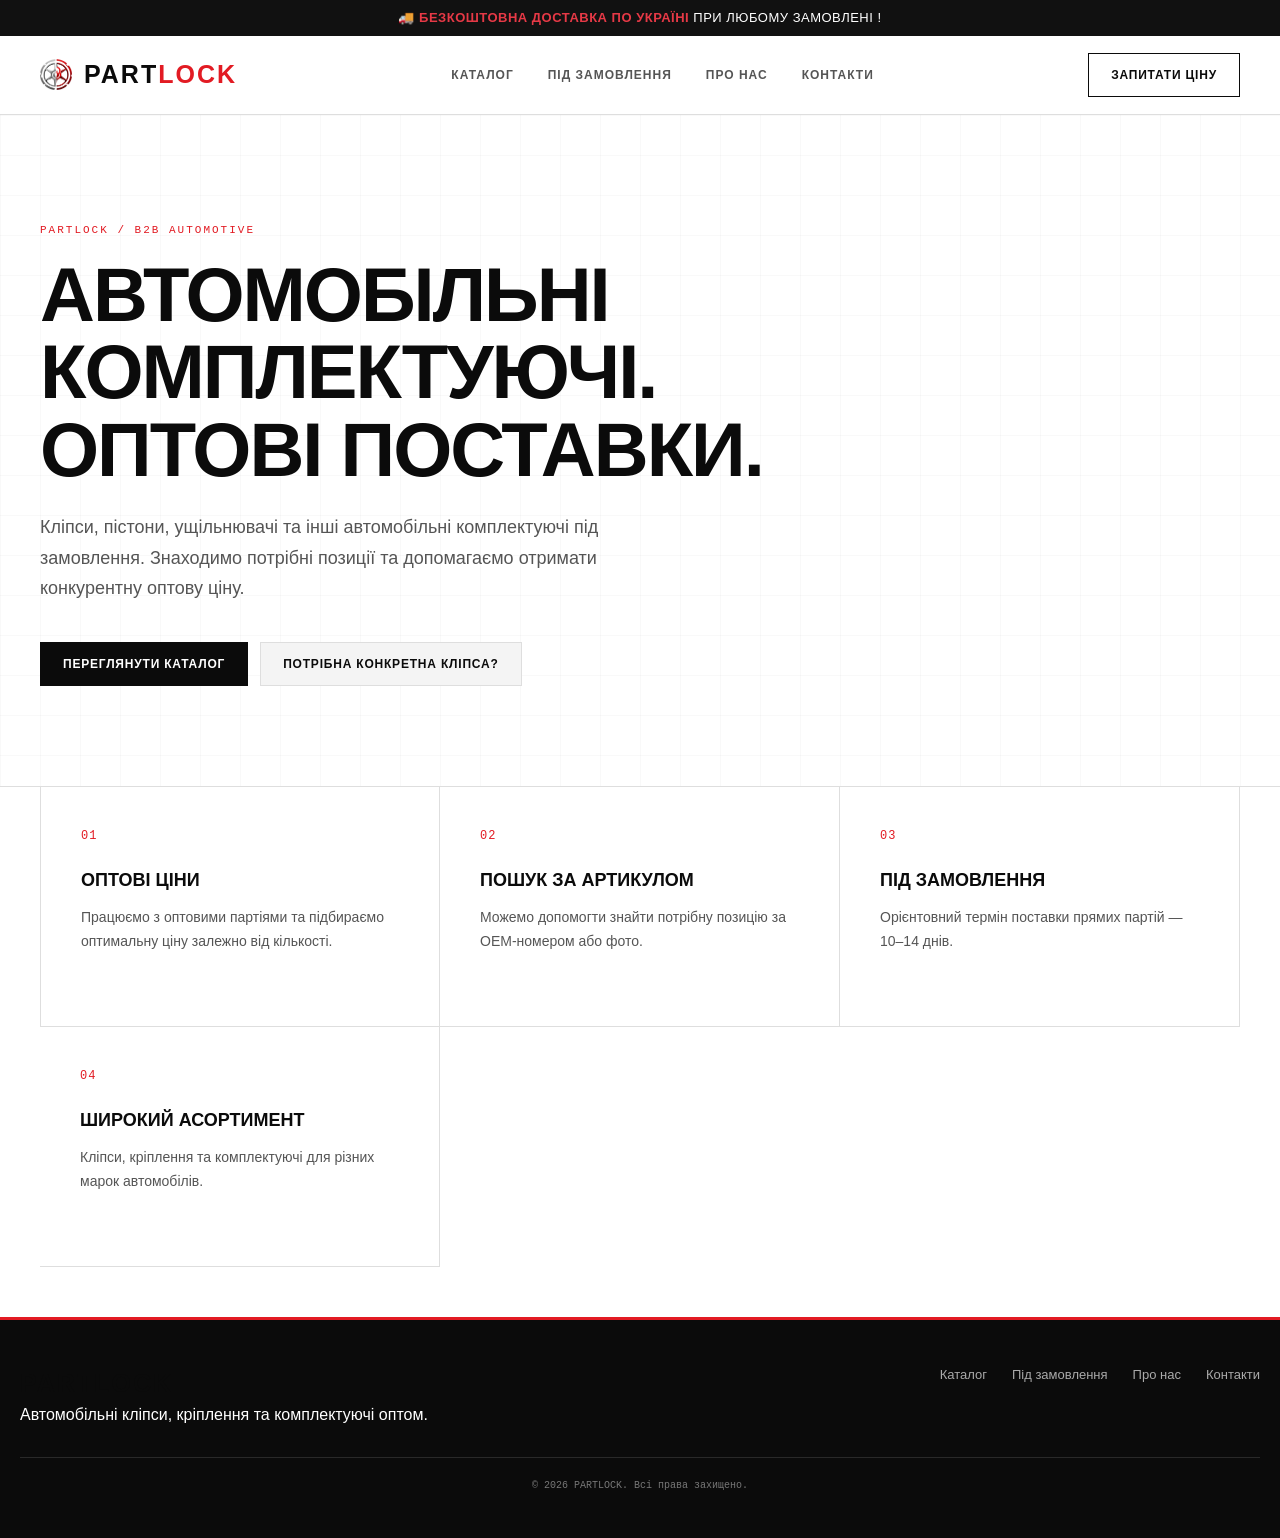
<file: index.html>
<!DOCTYPE html>
<html lang="uk">
<head>
    <!-- Опис сайту для Гугла (замість випадкових слів) -->
<meta name="description" content="Оптові поставки автомобільного кріплення. Кліпси, пістони та автокріплення під замовлення за найкращими оптовими цінами.">

<!-- Назва бренду, щоб прибрати "GitHub Pages documentation" -->
<meta property="og:site_name" content="PARTLOCK">

<!-- Мікророзмітка назви сайту для Google -->
<script type="application/ld+json">
{
  "@context": "https://schema.org",
  "@type": "WebSite",
  "name": "PARTLOCK",
  "url": "https://partlock.github.io/partlock/"
}
</script>
    <meta charset="UTF-8">
    <meta name="viewport" content="width=device-width, initial-scale=1.0">
    <title>PARTLOCK | Оптові поставки автомобільних комплектуючих</title>
    <link rel="icon" type="image/png" href="favicon.png">
    <link rel="stylesheet" href="css/style.css">
</head>
<body>
    <header class="header">
        <div class="top-announcement-bar">
  <span>🚚 <strong>БЕЗКОШТОВНА ДОСТАВКА ПО УКРАЇНІ</strong> при любому замовлені !</span>
</div>
        <div class="container nav-bar">
            <a href="index.html" class="logo">
    <img src="favicon.png" alt="Partlock Logo">PART<span>LOCK</span>
</a>
            <nav class="desktop-nav">
                <a href="catalog.html">Каталог</a>
                <a href="custom-order.html">Під замовлення</a>
                <a href="about.html">Про нас</a>
                <a href="contacts.html">Контакти</a>
            </nav>
            <a href="catalog.html" class="btn btn-outline nav-btn">Запитати ціну</a>
        </div>
    </header>

    <section class="hero container">
        <div class="hero-content">
            <h1>Автомобільні комплектуючі.<br>Оптові поставки.</h1>
            <p>Кліпси, пістони, ущільнювачі та інші автомобільні комплектуючі під замовлення. Знаходимо потрібні позиції та допомагаємо отримати конкурентну оптову ціну.</p>
            <div class="hero-buttons">
                <a href="catalog.html" class="btn btn-primary">Переглянути каталог</a>
                <a href="custom-order.html" class="btn btn-secondary">Потрібна конкретна кліпса?</a>
            </div>
        </div>
    </section>

    <section class="features container">
        <div class="feature-card">
            <div class="feature-number">01</div>
            <h3>Оптові ціни</h3>
            <p>Працюємо з оптовими партіями та підбираємо оптимальну ціну залежно від кількості.</p>
        </div>
        <div class="feature-card">
            <div class="feature-number">02</div>
            <h3>Пошук за артикулом</h3>
            <p>Можемо допомогти знайти потрібну позицію за OEM-номером або фото.</p>
        </div>
        <div class="feature-card">
            <div class="feature-number">03</div>
            <h3>Під замовлення</h3>
            <p>Орієнтовний термін поставки прямих партій — 10–14 днів.</p>
        </div>
        <div class="feature-card">
            <div class="feature-number">04</div>
            <h3>Широкий асортимент</h3>
            <p>Кліпси, кріплення та комплектуючі для різних марок автомобілів.</p>
        </div>
    </section>

    <footer class="footer container">
        <div class="footer-content">
            <div>
                <p class="logo">PARTLOCK</p>
                <p>Автомобільні кліпси, кріплення та комплектуючі оптом.</p>
            </div>
            <div class="footer-links">
                <a href="catalog.html">Каталог</a>
                <a href="custom-order.html">Під замовлення</a>
                <a href="about.html">Про нас</a>
                <a href="contacts.html">Контакти</a>
            </div>
        </div>
        <div class="footer-bottom">
            <p>© 2026 PARTLOCK. Всі права захищено.</p>
        </div>
    </footer>
    <script src="js/app.js"></script>
</body>
</html>
</file>
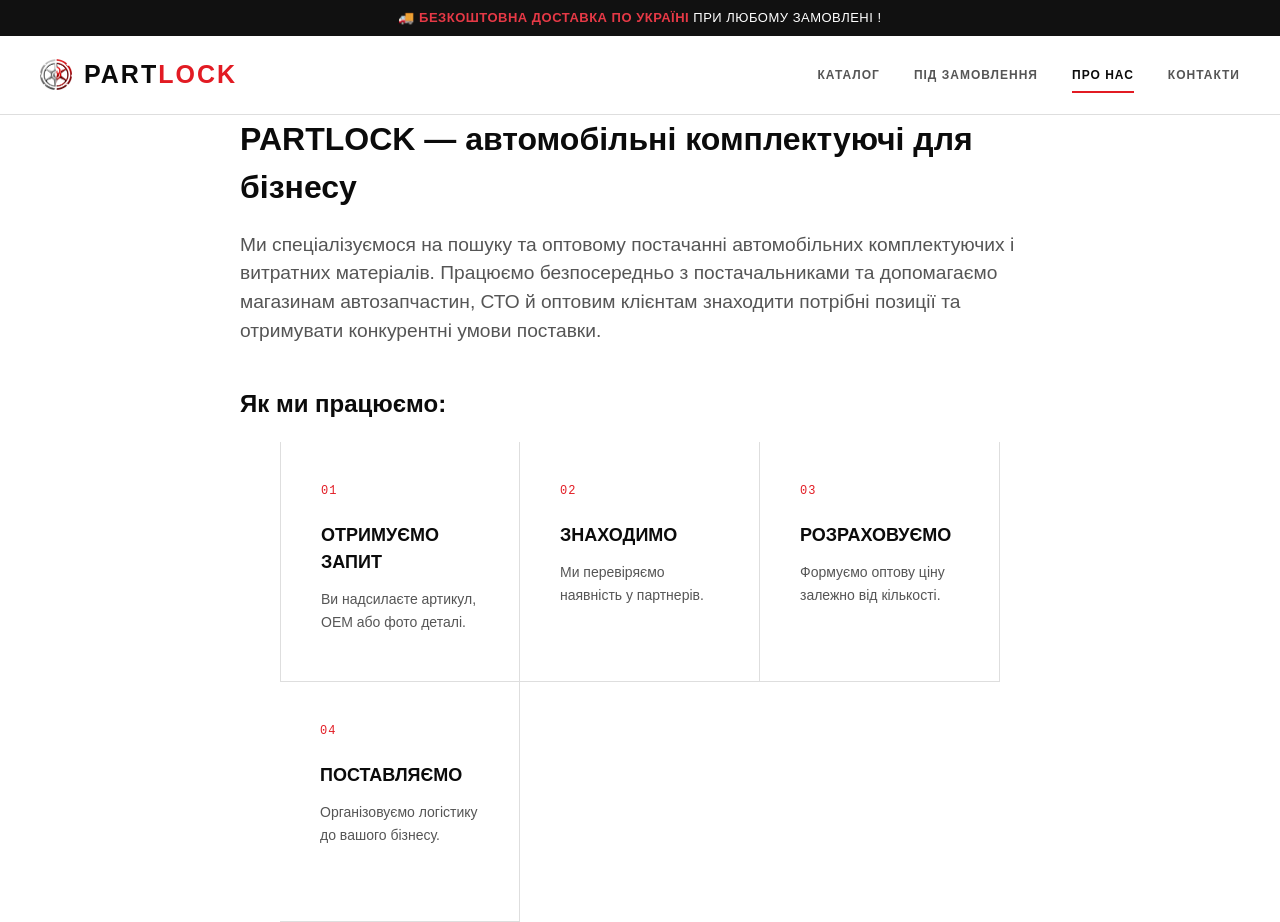
<file: about.html>
<!DOCTYPE html>
<html lang="uk">
<head>
    <meta charset="UTF-8">
    <meta name="viewport" content="width=device-width, initial-scale=1.0">
    <link rel="icon" type="image/png" href="favicon.png">
    <title>Про нас | PARTLOCK</title>
    <link rel="stylesheet" href="css/style.css">
</head>
<body>
    <header class="header">
        <div class="top-announcement-bar">
  <span>🚚 <strong>БЕЗКОШТОВНА ДОСТАВКА ПО УКРАЇНІ</strong> при любому замовлені !</span>
</div>
        <div class="container nav-bar">
            <a href="index.html" class="logo">
    <img src="favicon.png" alt="Partlock Logo">PART<span>LOCK</span>
</a>
            <nav class="desktop-nav">
                <a href="catalog.html">Каталог</a>
                <a href="custom-order.html">Під замовлення</a>
                <a href="about.html" class="active">Про нас</a>
                <a href="contacts.html">Контакти</a>
            </nav>
        </div>
    </header>

    <main class="container generic-page">
        <div style="max-width: 800px; margin: 0 auto;">
            <h1>PARTLOCK — автомобільні комплектуючі для бізнесу</h1>
            <p class="mt-20 text-muted" style="font-size: 1.2rem;">Ми спеціалізуємося на пошуку та оптовому постачанні автомобільних комплектуючих і витратних матеріалів. Працюємо безпосередньо з постачальниками та допомагаємо магазинам автозапчастин, СТО й оптовим клієнтам знаходити потрібні позиції та отримувати конкурентні умови поставки.</p>
            
            <h2 class="mt-20" style="margin-top: 40px; margin-bottom: 20px;">Як ми працюємо:</h2>
            <div class="features">
                <div class="feature-card">
                    <div class="feature-number">01</div>
                    <h3>Отримуємо запит</h3>
                    <p>Ви надсилаєте артикул, OEM або фото деталі.</p>
                </div>
                <div class="feature-card">
                    <div class="feature-number">02</div>
                    <h3>Знаходимо</h3>
                    <p>Ми перевіряємо наявність у партнерів.</p>
                </div>
                <div class="feature-card">
                    <div class="feature-number">03</div>
                    <h3>Розраховуємо</h3>
                    <p>Формуємо оптову ціну залежно від кількості.</p>
                </div>
                <div class="feature-card">
                    <div class="feature-number">04</div>
                    <h3>Поставляємо</h3>
                    <p>Організовуємо логістику до вашого бізнесу.</p>
                </div>
            </div>
        </div>
    </main>
    <script src="js/app.js"></script>
</body>
</html>
</file>
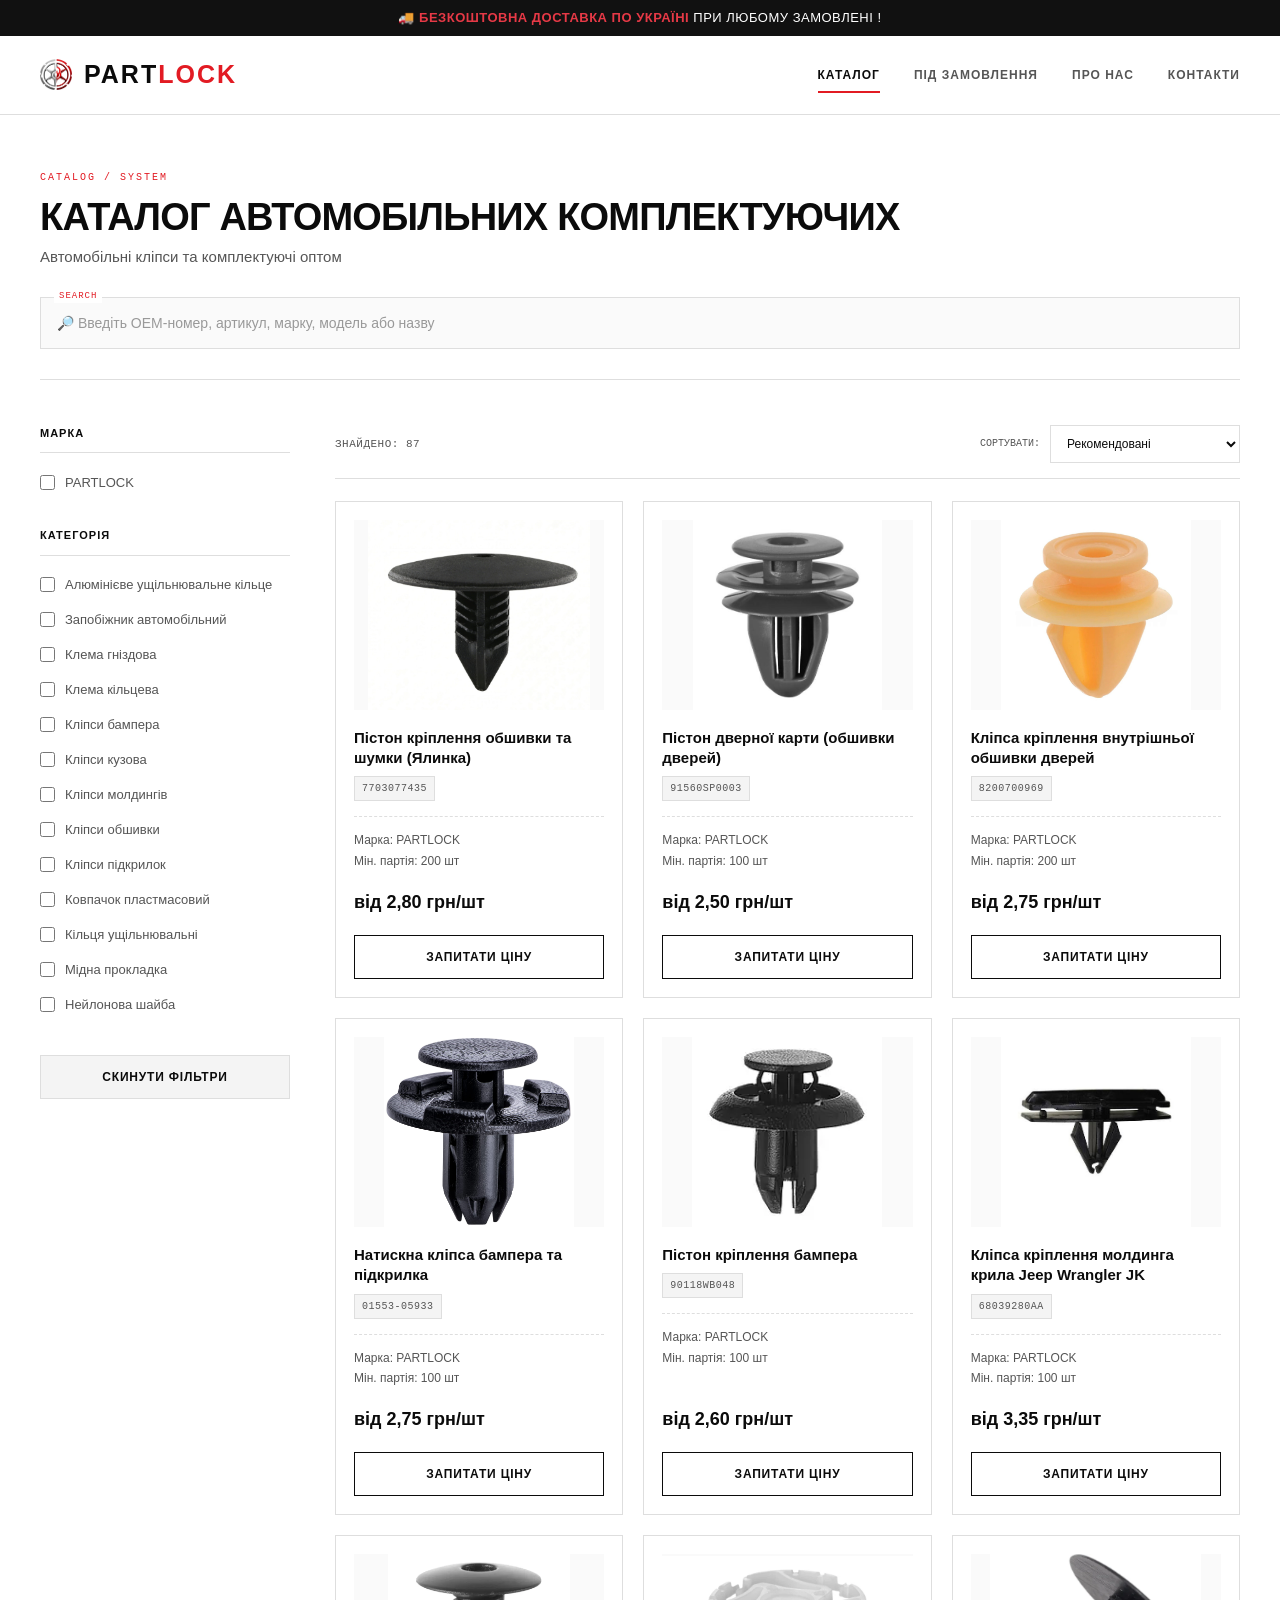
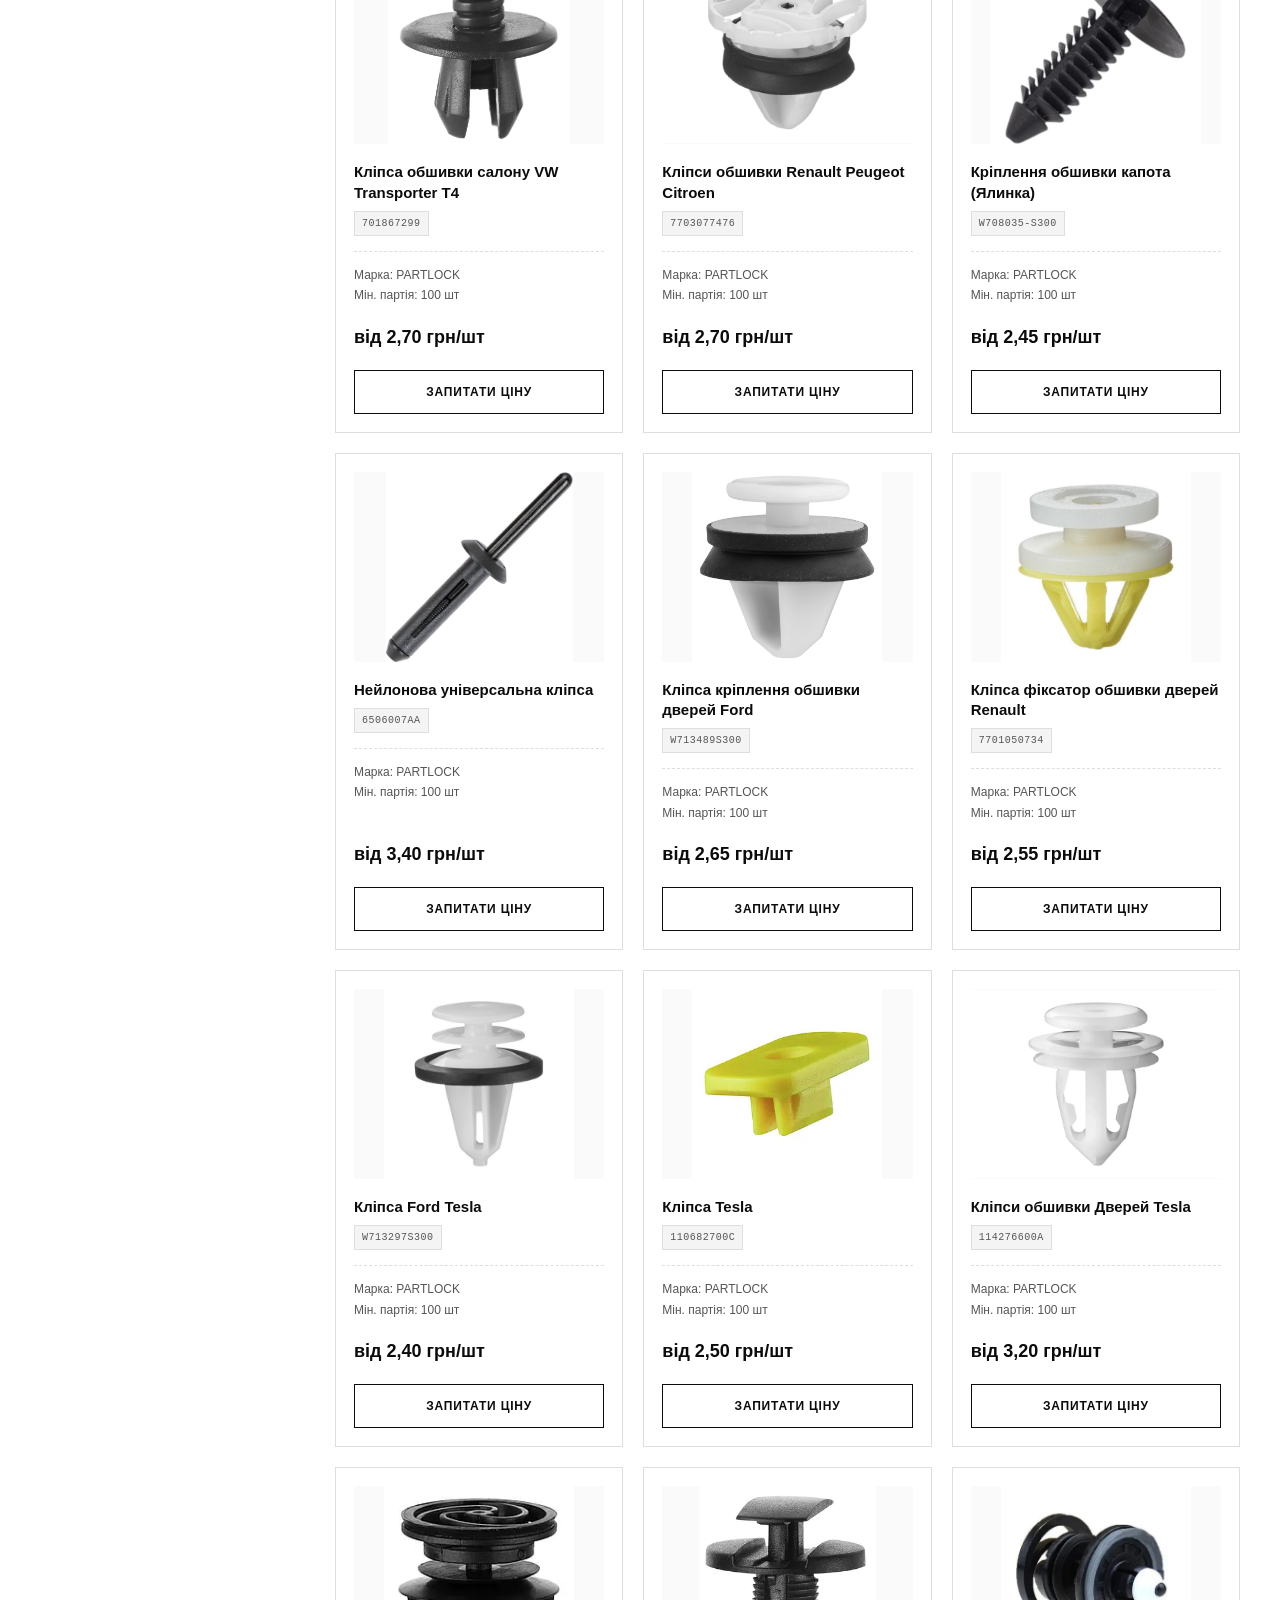
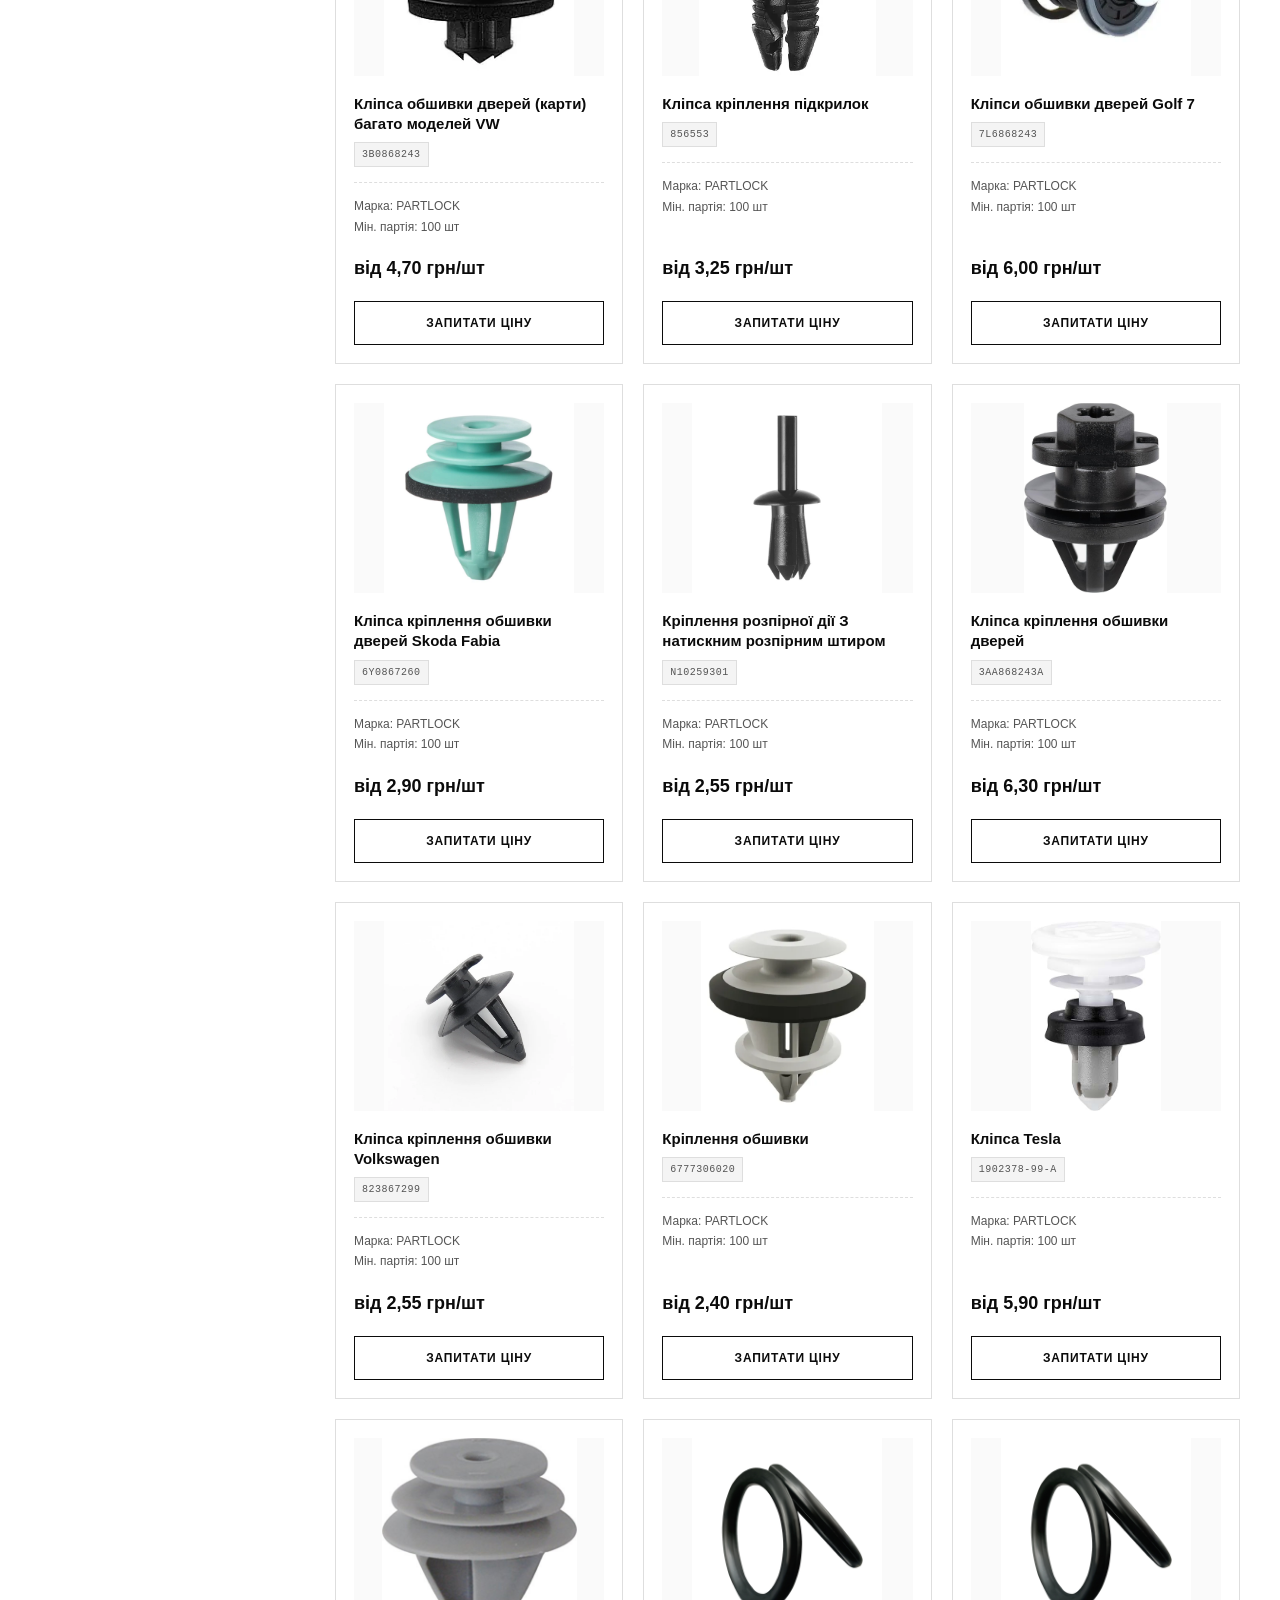
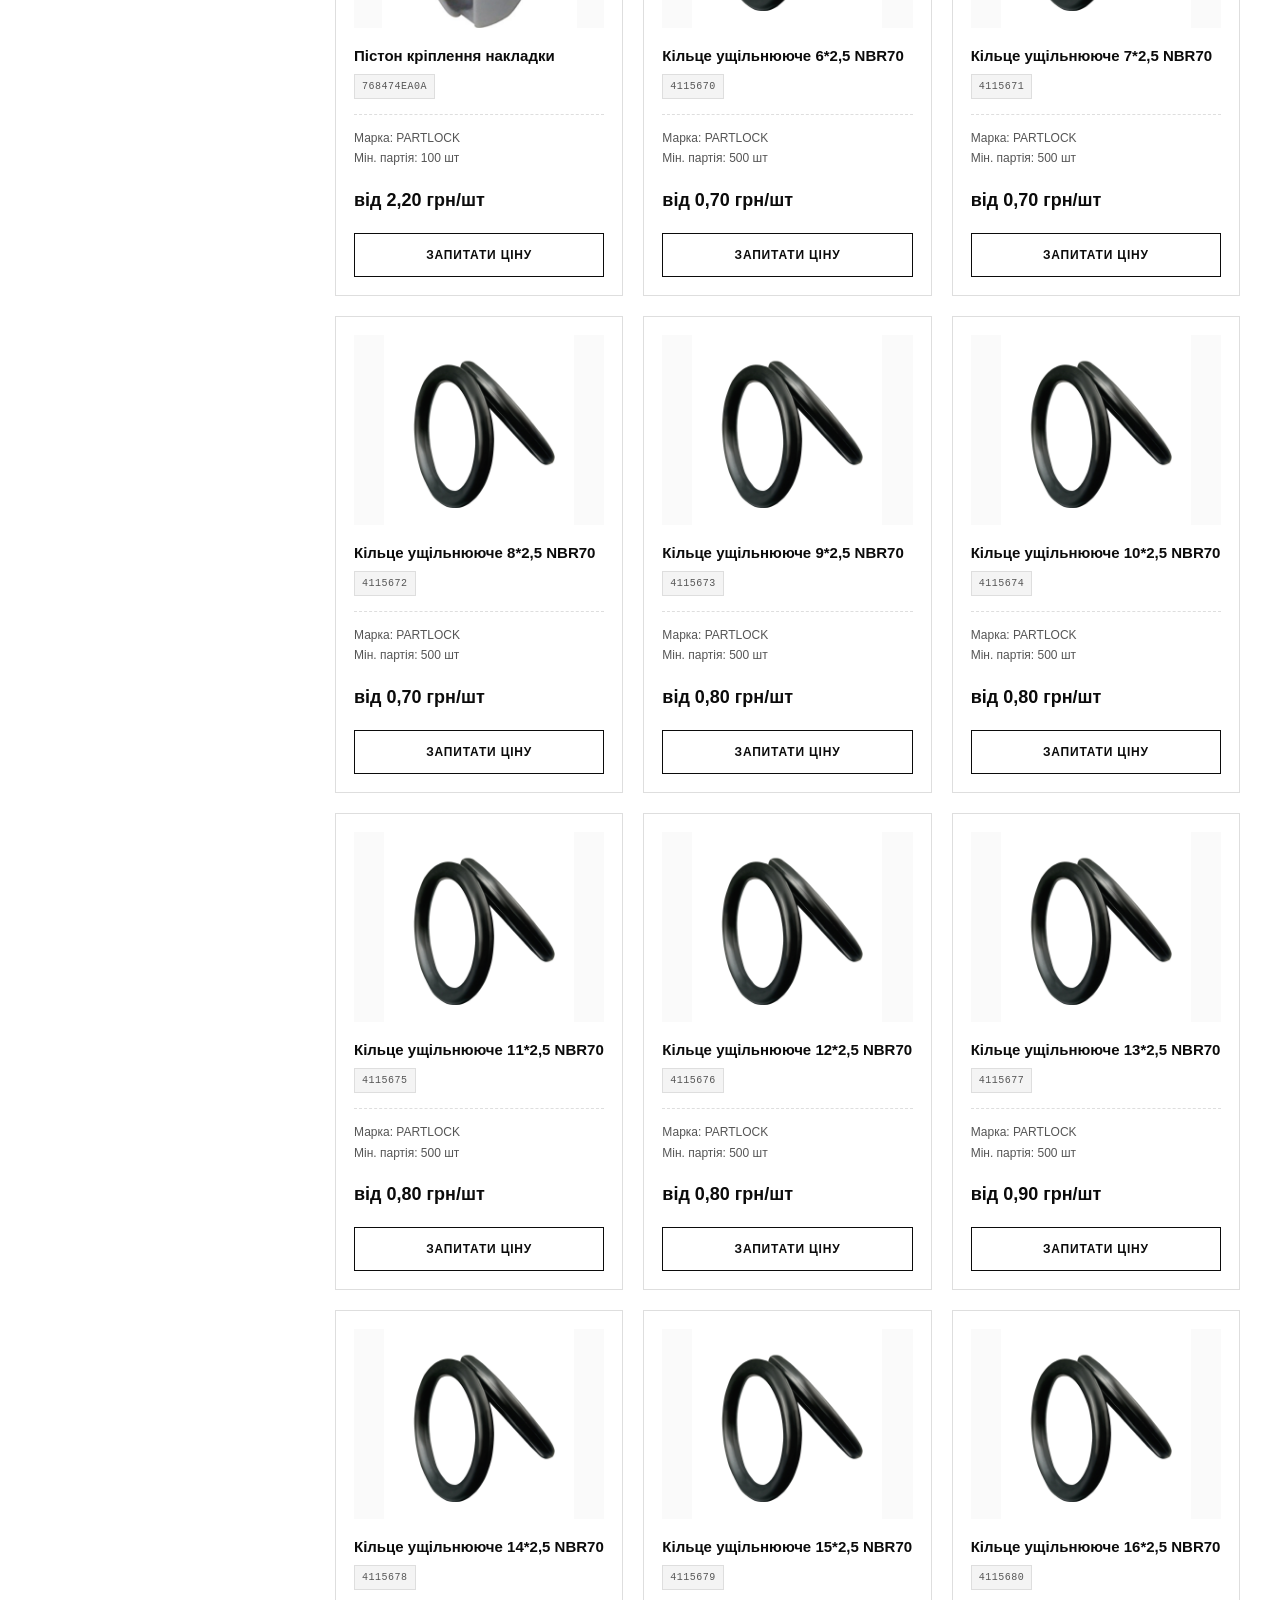
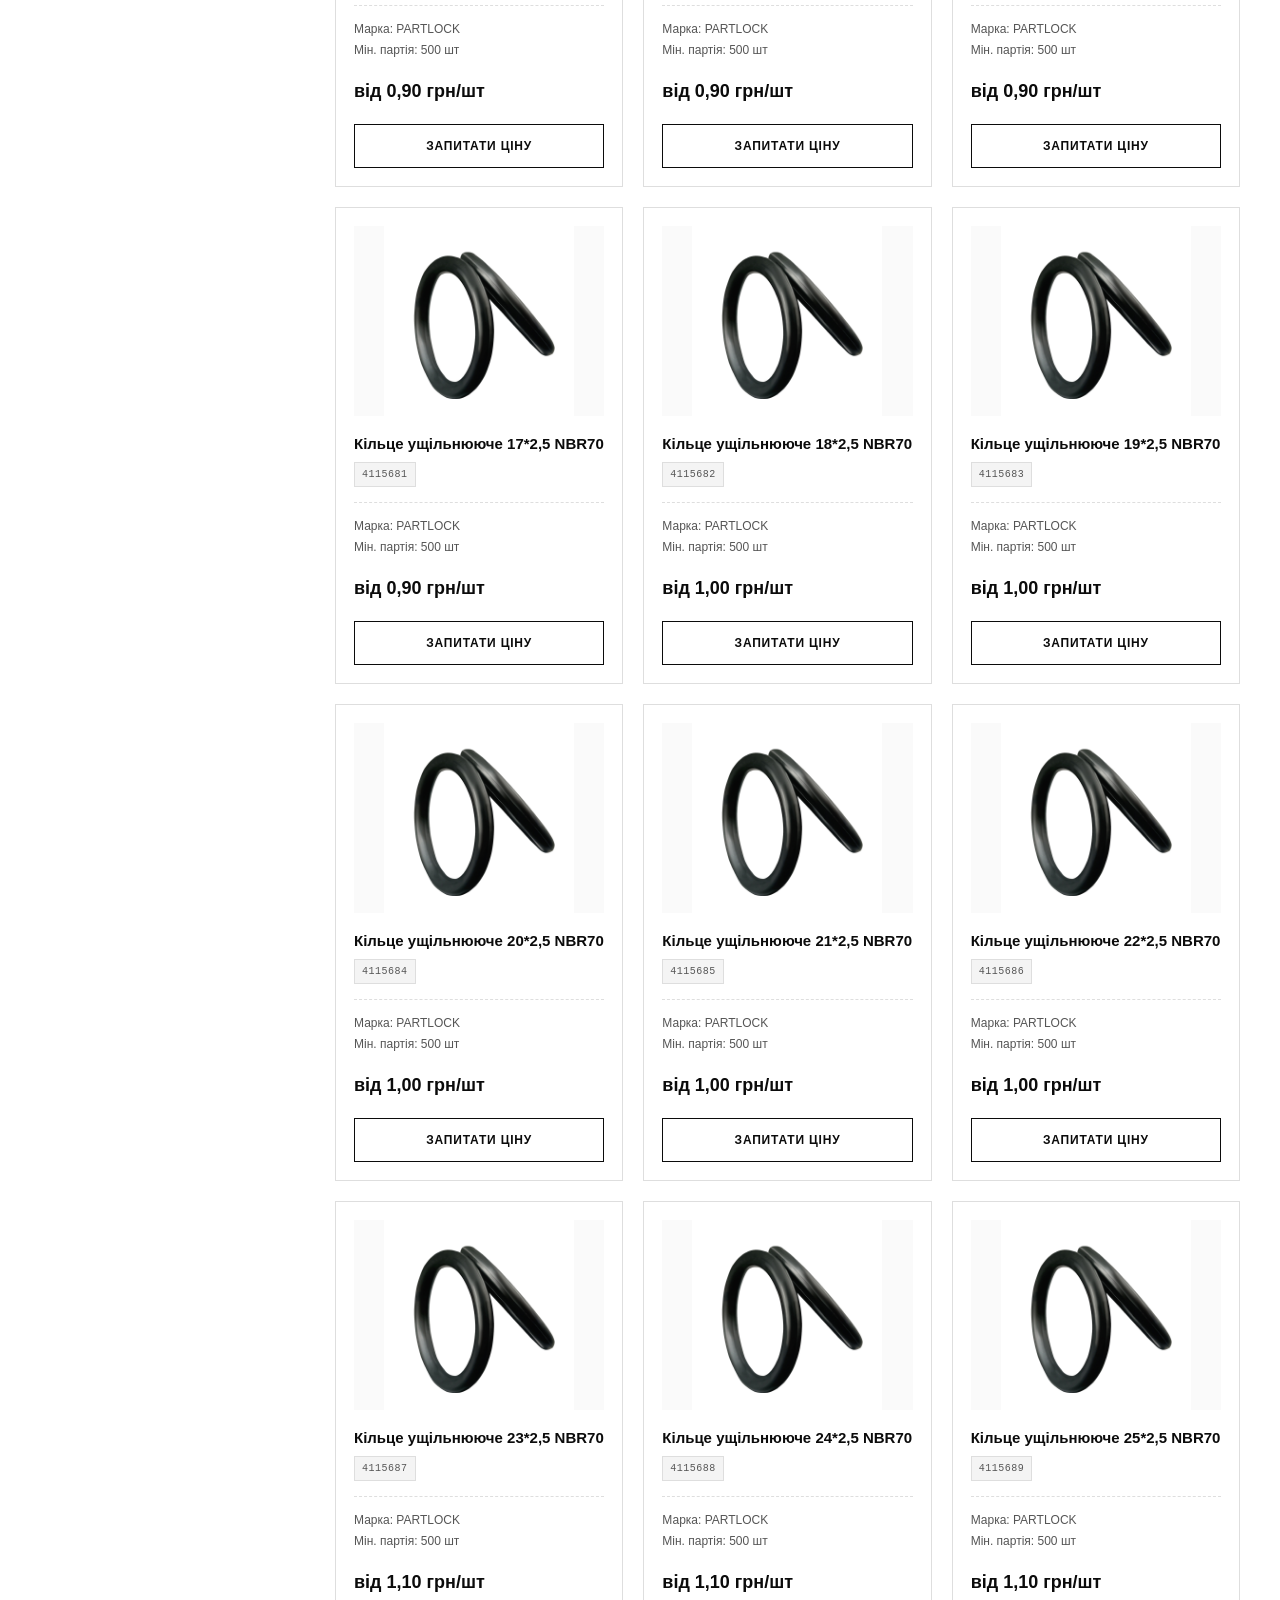
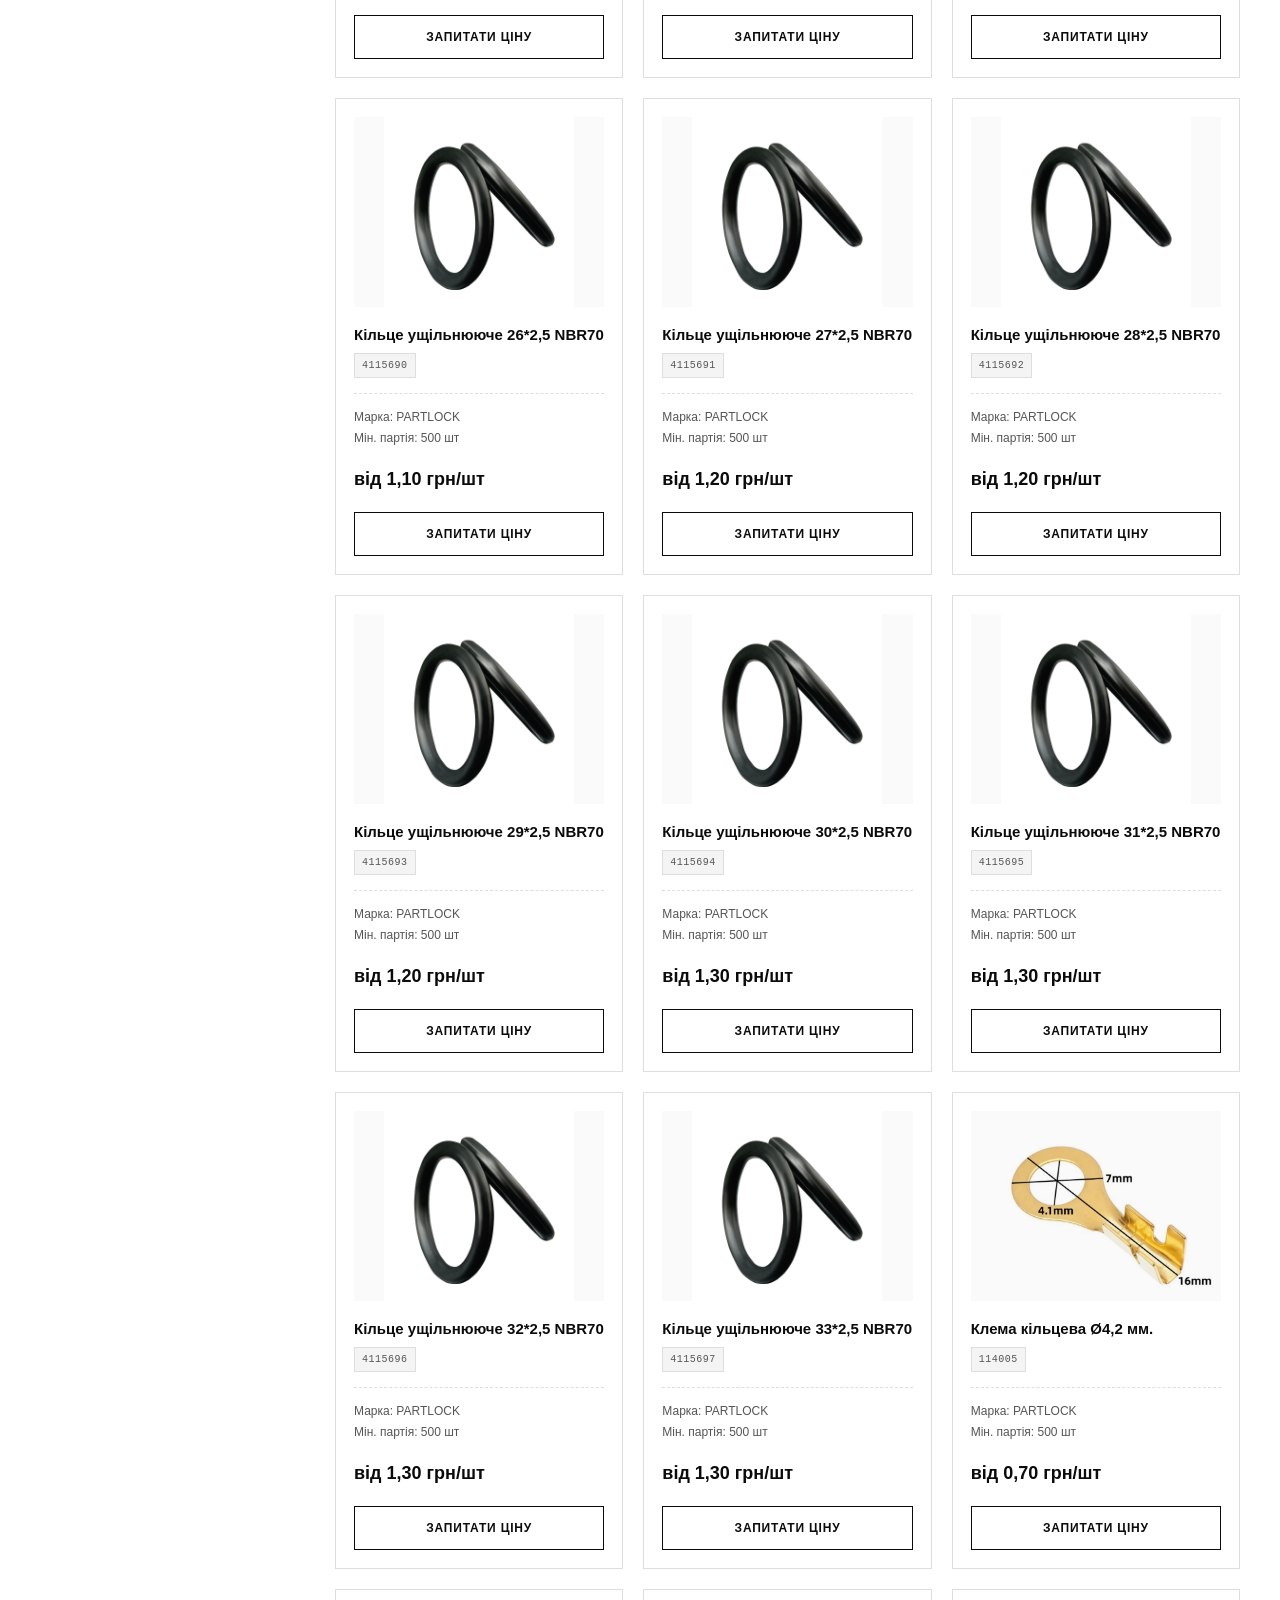
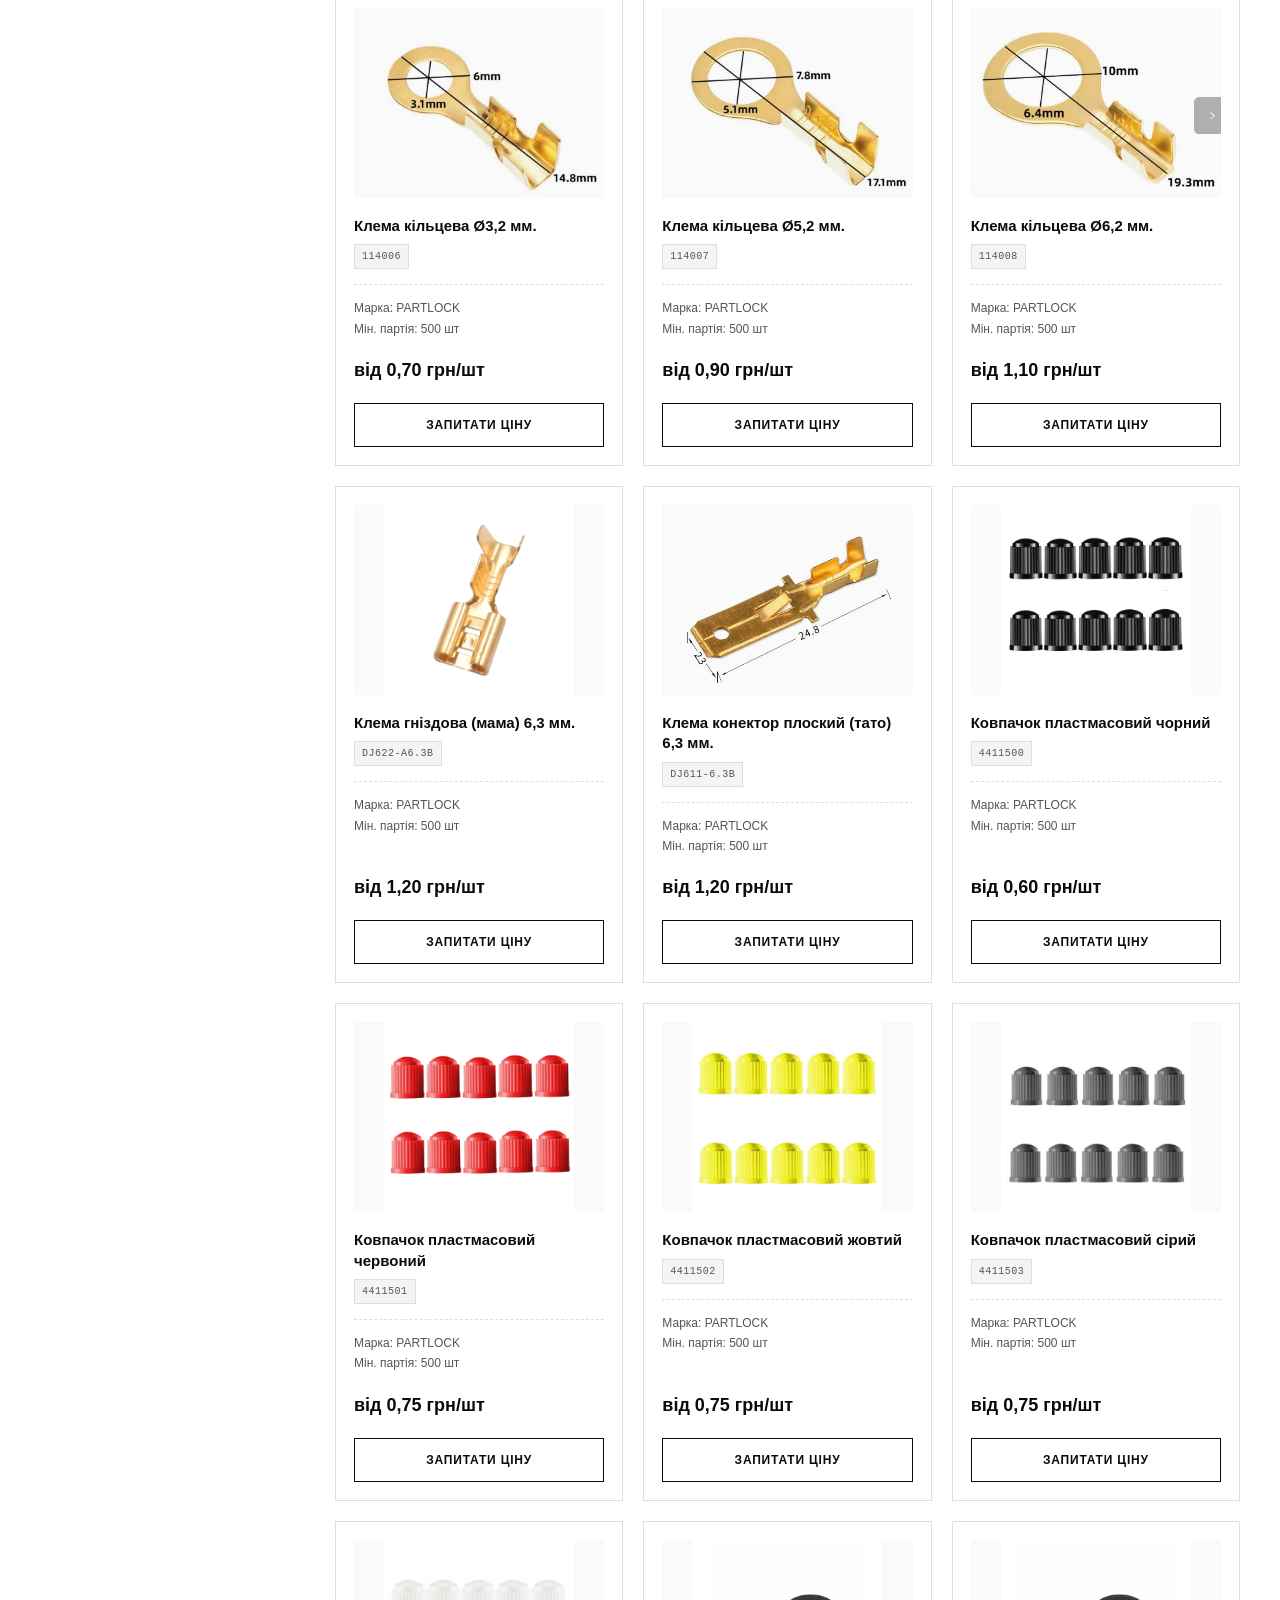
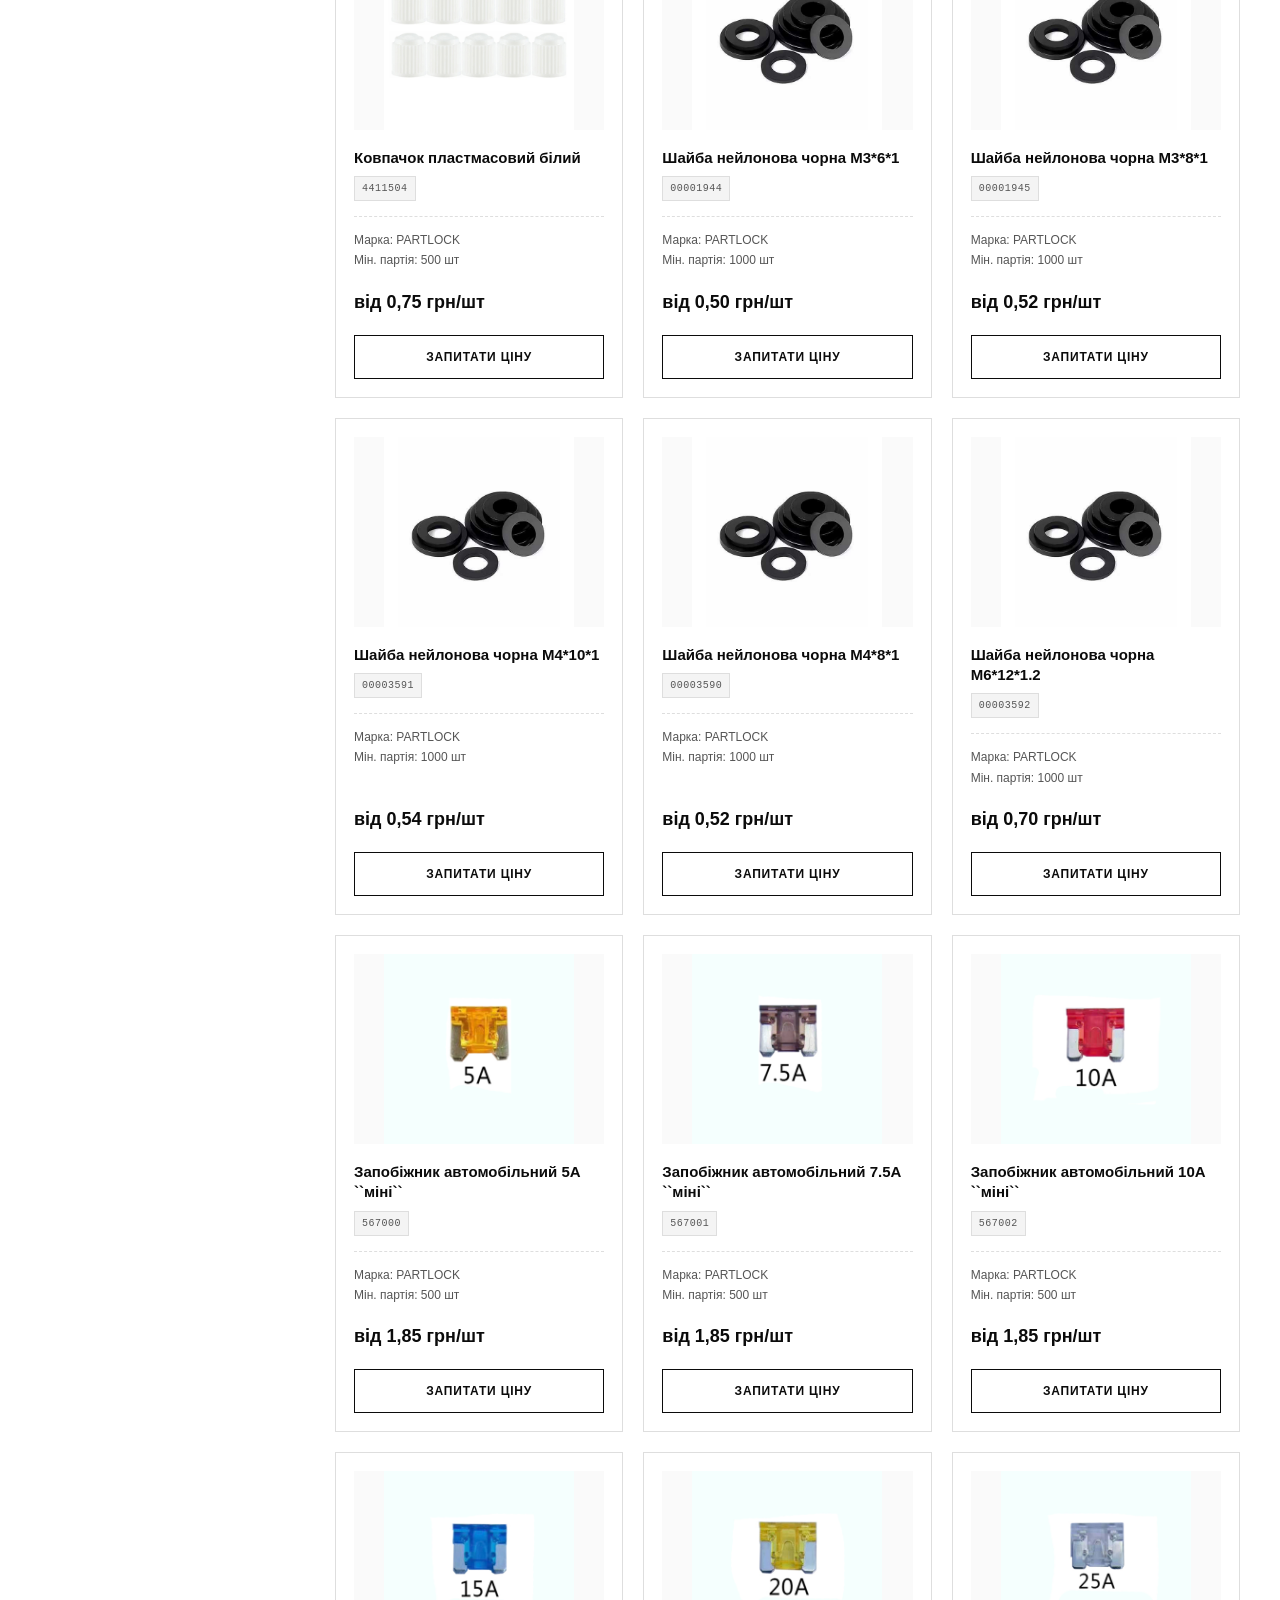
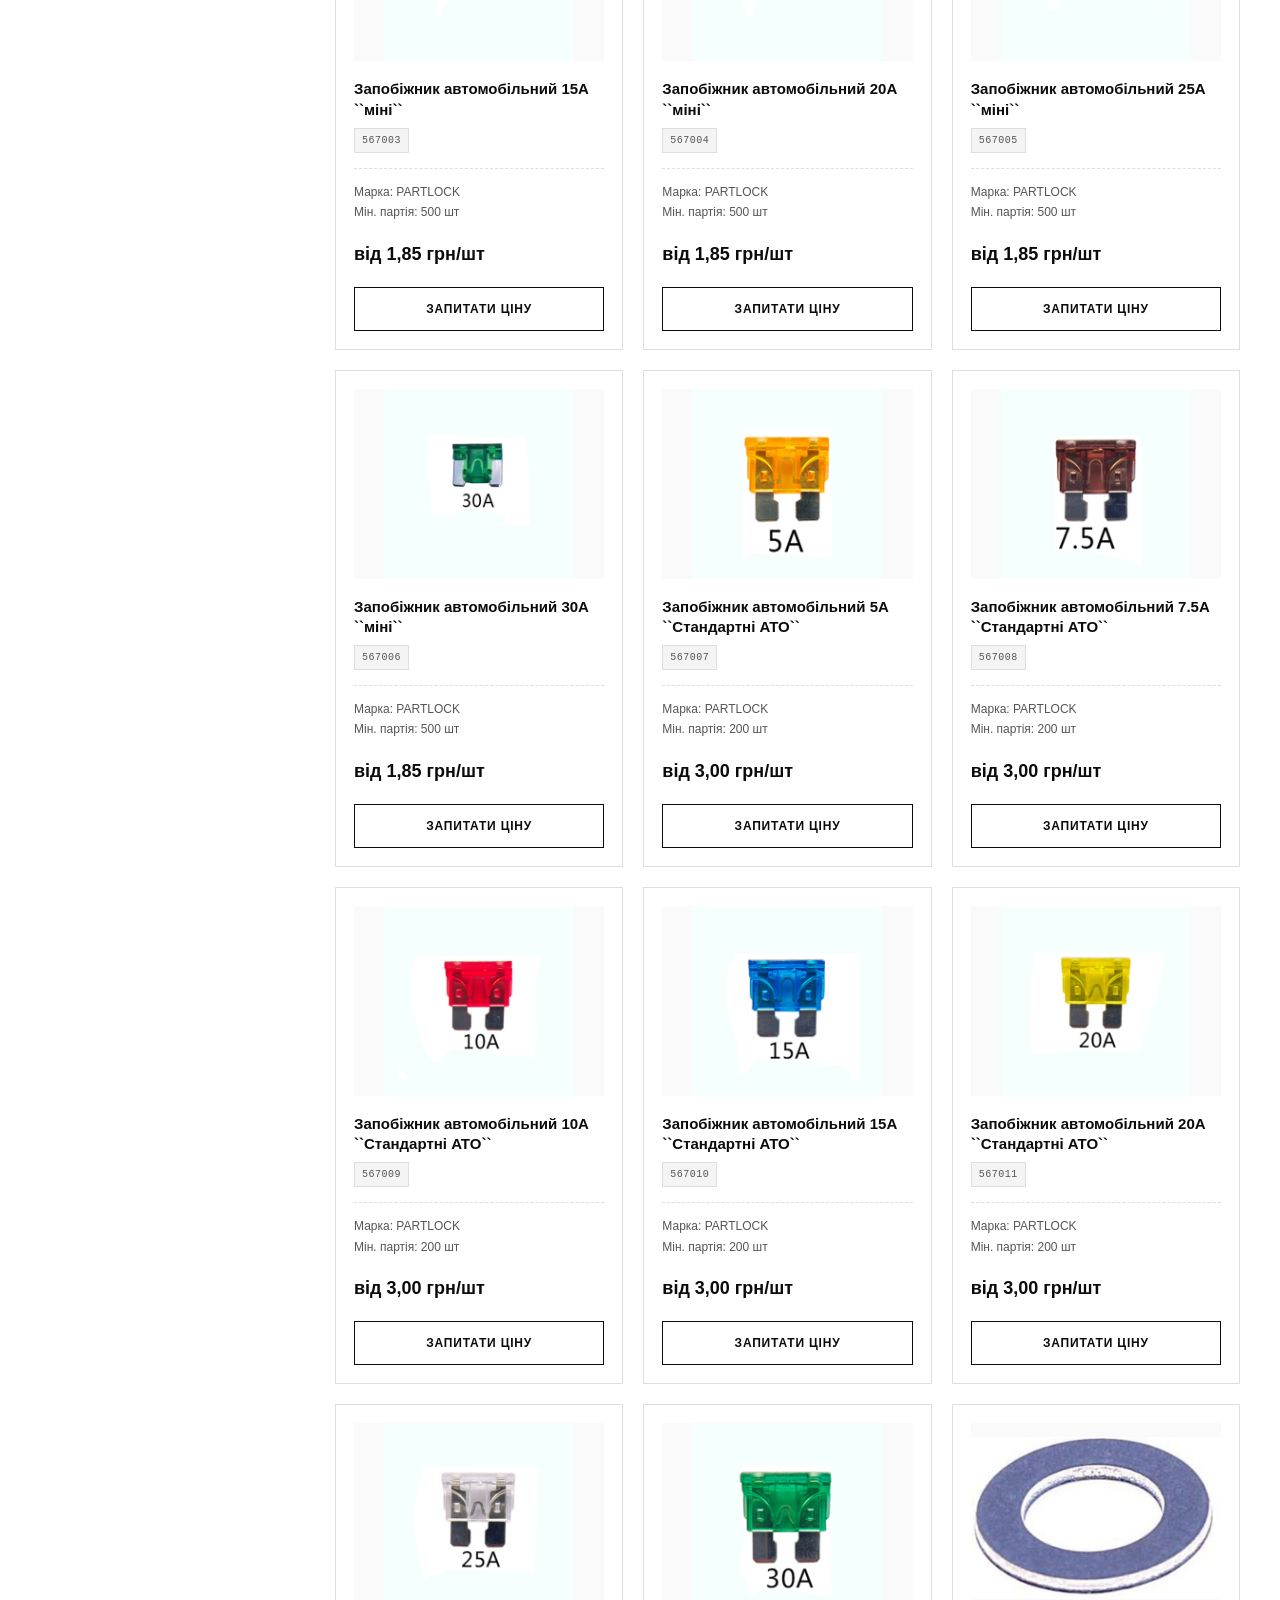
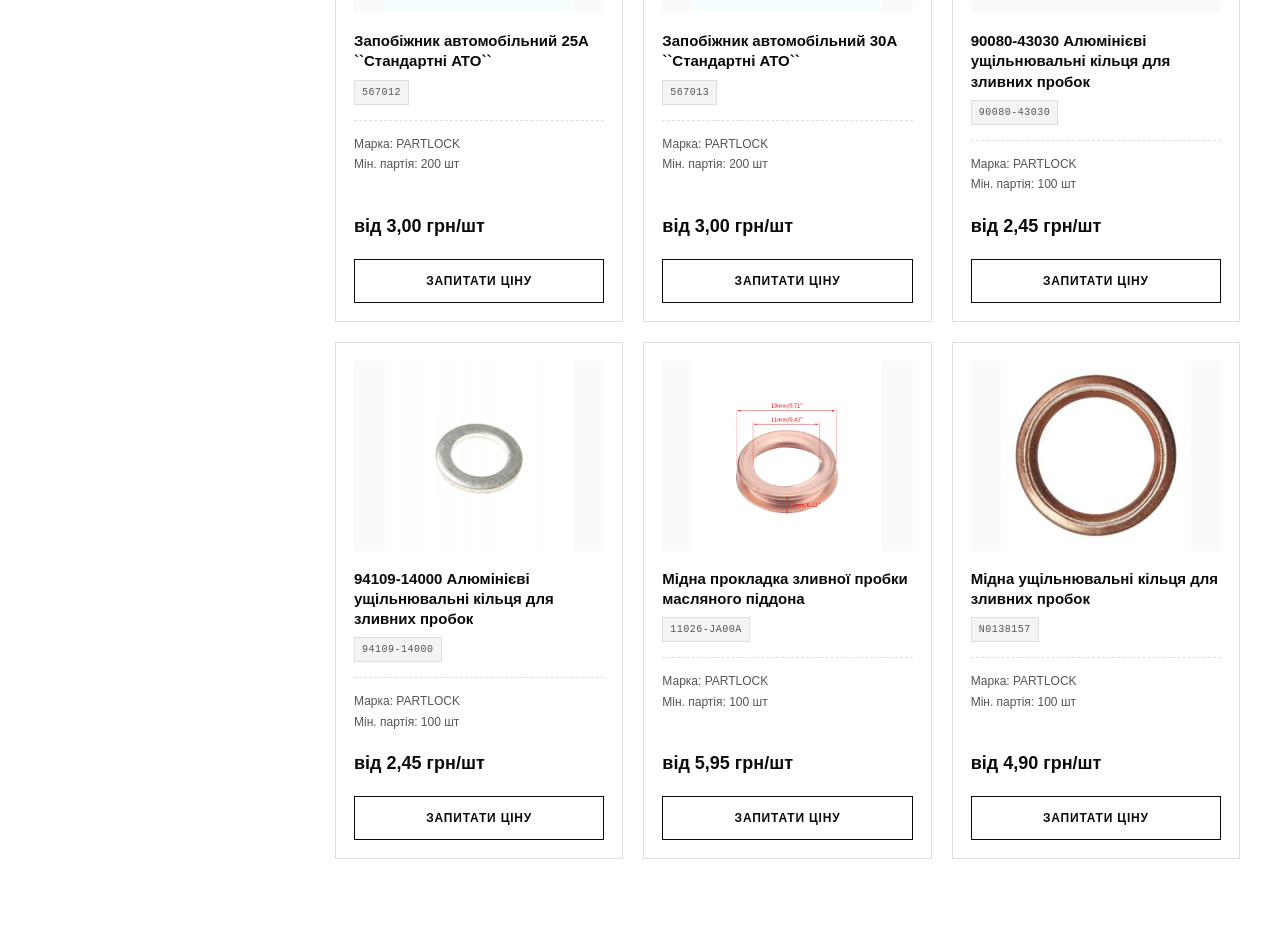
<file: catalog.html>
<!DOCTYPE html>
<html lang="uk">
<head>
    <meta charset="UTF-8">
    <meta name="viewport" content="width=device-width, initial-scale=1.0">
    <link rel="icon" type="image/png" href="favicon.png">
    <title>Каталог автомобільних комплектуючих | PARTLOCK</title>
    <link rel="stylesheet" href="css/style.css">
</head>
<body>
    <header class="header">
        <!-- Верхня промо-стрічка -->
<div class="top-announcement-bar">
  <span>🚚 <strong>БЕЗКОШТОВНА ДОСТАВКА ПО УКРАЇНІ</strong> при любому замовлені !</span>
</div>
        <div class="container nav-bar">
            <a href="index.html" class="logo">
    <img src="favicon.png" alt="Partlock Logo">PART<span>LOCK</span>
</a>
            <nav class="desktop-nav">
                <a href="catalog.html" class="active">Каталог</a>
                <a href="custom-order.html">Під замовлення</a>
                <a href="about.html">Про нас</a>
                <a href="contacts.html">Контакти</a>
            </nav>
        </div>
    </header>

    <main class="container catalog-page">
        <div class="catalog-header">
            <h1>Каталог автомобільних комплектуючих</h1>
            <p>Автомобільні кліпси та комплектуючі оптом</p>
            <div class="search-wrapper">
                <input type="text" id="searchInput" placeholder="🔎 Введіть OEM-номер, артикул, марку, модель або назву">
            </div>
            <button class="btn btn-outline mobile-filter-btn" id="mobileFilterBtn">Фільтри</button>
        </div>

        <div class="catalog-layout">
            <div class="sidebar-overlay" id="sidebarOverlay"></div>
            <aside class="sidebar" id="sidebar">
                <div class="sidebar-header mobile-only">
                    <h3>Фільтри</h3>
                    <button class="close-sidebar" id="closeSidebarBtn">&times;</button>
                </div>
                <div class="filter-group">
                    <h3>Марка</h3>
                    <div class="filter-options" id="brandFilters"></div>
                </div>
                <div class="filter-group">
                    <h3>Категорія</h3>
                    <div class="filter-options" id="categoryFilters"></div>
                </div>
                <button class="btn btn-secondary w-100" id="resetFilters">Скинути фільтри</button>
            </aside>

            <div class="catalog-content">
                <div class="catalog-controls">
                    <span id="resultCount">Завантаження...</span>
                    <div class="sort-wrapper">
                        <label for="sortSelect">Сортувати:</label>
                        <select id="sortSelect">
                            <option value="recommended">Рекомендовані</option>
                            <option value="name">За назвою</option>
                            <option value="price_asc">За ціною (найдешевші)</option>
                            <option value="new">Спочатку нові</option>
                        </select>
                    </div>
                </div>
                <div class="product-grid" id="productGrid"></div>
            </div>
        </div>
    </main>

    <div class="modal-overlay" id="orderModal">
        <div class="modal-content">
            <div class="modal-header">
                <h2>Запит оптової ціни</h2>
                <button class="close-modal" id="closeModal">&times;</button>
            </div>
            <div class="modal-body">
                <p><strong>Товар:</strong> <span id="modalProductName"></span></p>
                <p><strong>OEM:</strong> <span id="modalProductOem"></span></p>
                <div class="form-group mt-20">
                    <label for="modalQuantity">Необхідна кількість (шт):</label>
                    <input type="number" id="modalQuantity" min="1">
                </div>
                <div class="modal-buttons mt-20">
                    <button class="btn btn-primary w-100" id="btnTg">Написати в Telegram</button>
                    <button class="btn btn-viber w-100" id="btnViber">Написати у Viber</button>
                </div>
            </div>
        </div>
    </div>
    <script src="js/app.js"></script>
</body>
</html>
</file>
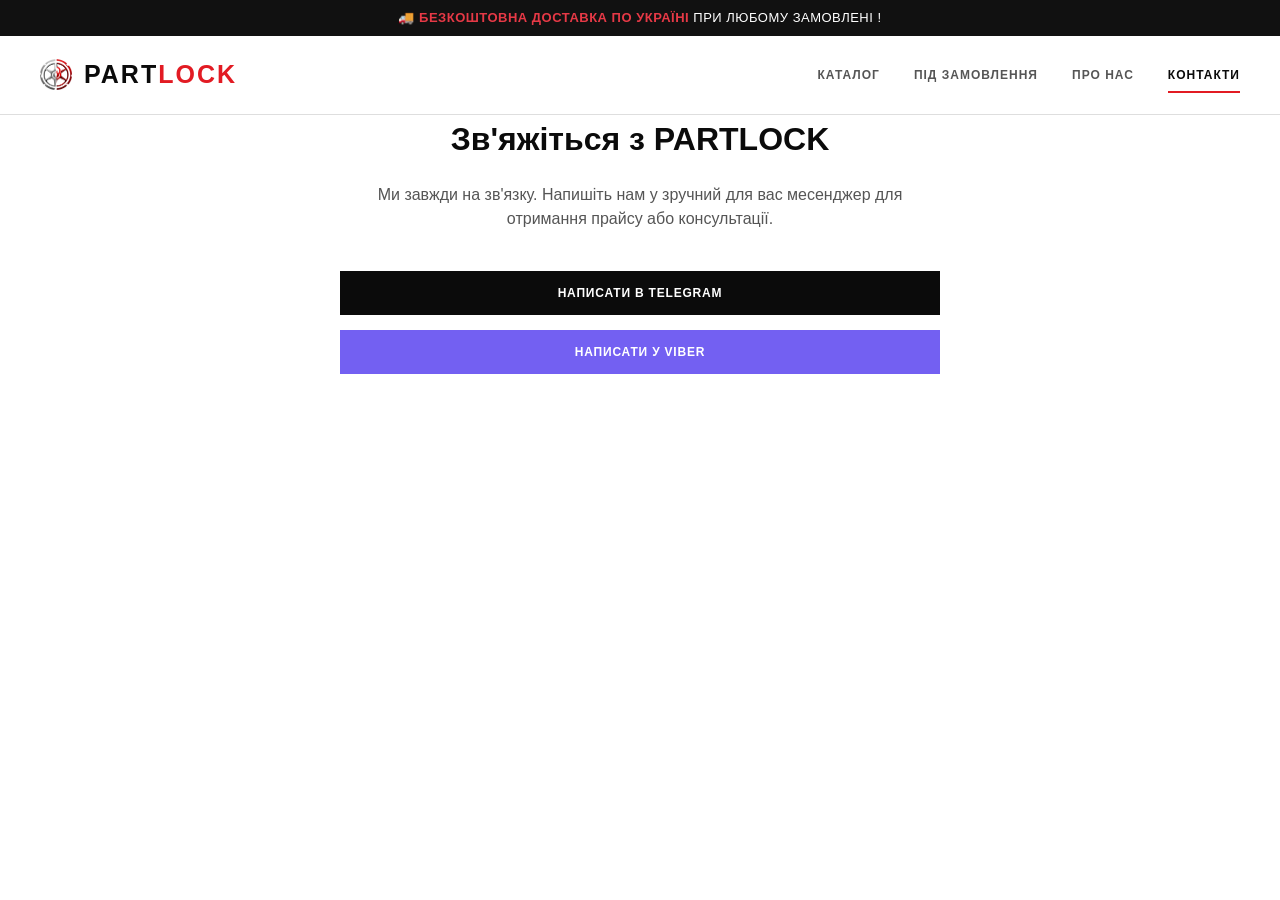
<file: contacts.html>
<!DOCTYPE html>
<html lang="uk">
<head>
    <meta charset="UTF-8">
    <meta name="viewport" content="width=device-width, initial-scale=1.0">
    <link rel="icon" type="image/png" href="favicon.png">
    <title>Контакти | PARTLOCK</title>
    <link rel="stylesheet" href="css/style.css">
</head>
<body>
    <header class="header">
        <div class="top-announcement-bar">
  <span>🚚 <strong>БЕЗКОШТОВНА ДОСТАВКА ПО УКРАЇНІ</strong> при любому замовлені !</span>
</div>
        <div class="container nav-bar">
            <a href="index.html" class="logo">
    <img src="favicon.png" alt="Partlock Logo">PART<span>LOCK</span>
</a>
            <nav class="desktop-nav">
                <a href="catalog.html">Каталог</a>
                <a href="custom-order.html">Під замовлення</a>
                <a href="about.html">Про нас</a>
                <a href="contacts.html" class="active">Контакти</a>
            </nav>
        </div>
    </header>

    <main class="container generic-page">
        <div style="max-width: 600px; margin: 0 auto; text-align: center;">
            <h1>Зв'яжіться з PARTLOCK</h1>
            <p class="mt-20 text-muted">Ми завжди на зв'язку. Напишіть нам у зручний для вас месенджер для отримання прайсу або консультації.</p>
            
            <div style="margin-top: 40px; display: flex; flex-direction: column; gap: 15px;">
                <button class="btn btn-primary" id="contactTg">Написати в Telegram</button>
                <button class="btn btn-viber" id="contactViber">Написати у Viber</button>
            </div>
        </div>
    </main>
    <script src="js/app.js"></script>
</body>
</html>
</file>
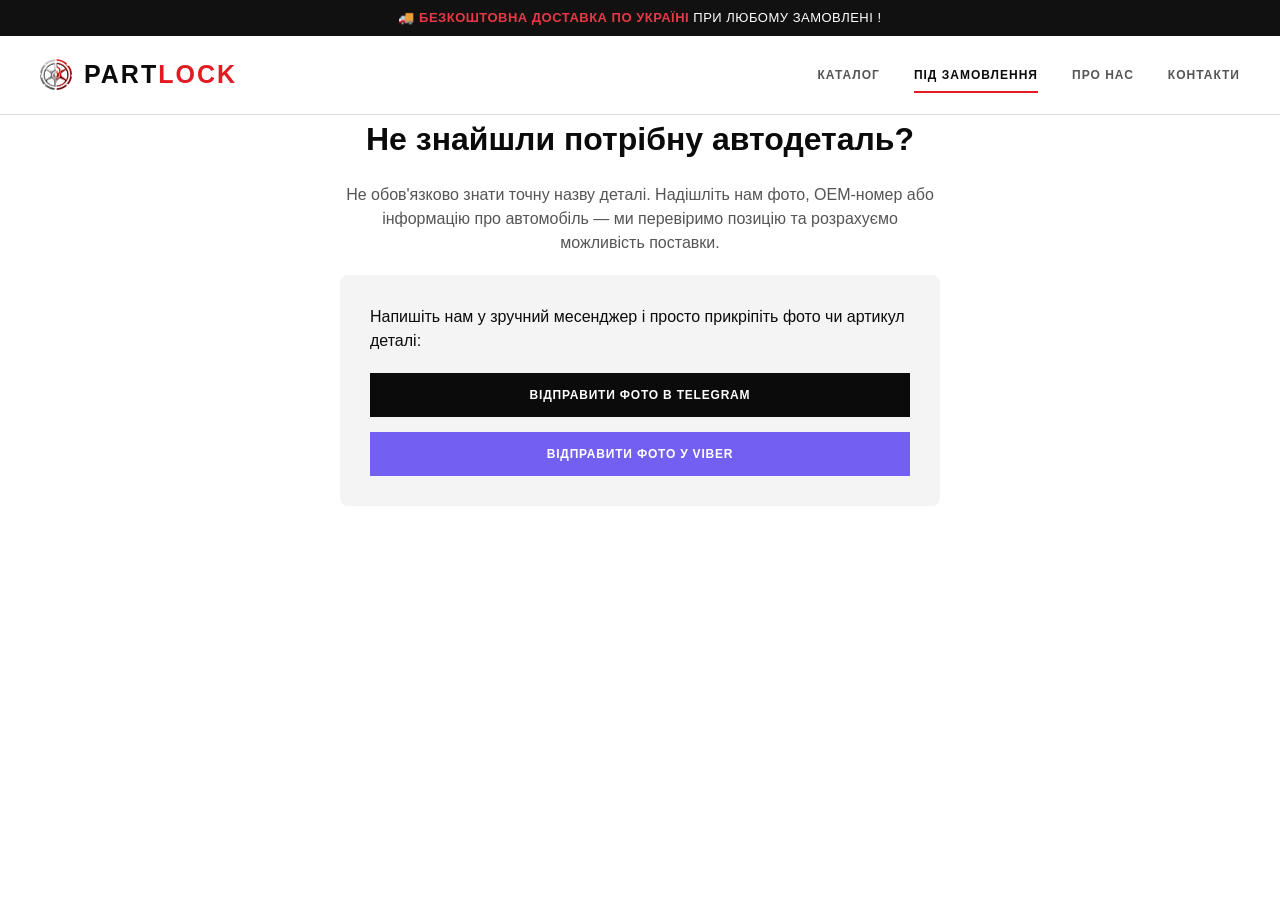
<file: custom-order.html>
<!DOCTYPE html>
<html lang="uk">
<head>
    <meta charset="UTF-8">
    <meta name="viewport" content="width=device-width, initial-scale=1.0">
    <link rel="icon" type="image/png" href="favicon.png">
    <title>Під замовлення | PARTLOCK</title>
    <link rel="stylesheet" href="css/style.css">
</head>
<body>
    <header class="header">
        <div class="top-announcement-bar">
  <span>🚚 <strong>БЕЗКОШТОВНА ДОСТАВКА ПО УКРАЇНІ</strong> при любому замовлені !</span>
</div>
        <div class="container nav-bar">
            <a href="index.html" class="logo">
    <img src="favicon.png" alt="Partlock Logo">PART<span>LOCK</span>
</a>
            <nav class="desktop-nav">
                <a href="catalog.html">Каталог</a>
                <a href="custom-order.html" class="active">Під замовлення</a>
                <a href="about.html">Про нас</a>
                <a href="contacts.html">Контакти</a>
            </nav>
        </div>
    </header>

    <main class="container generic-page">
        <div class="text-center" style="max-width: 600px; margin: 0 auto;">
            <h1>Не знайшли потрібну автодеталь?</h1>
            <p class="mt-20 text-muted">Не обов'язково знати точну назву деталі. Надішліть нам фото, OEM-номер або інформацію про автомобіль — ми перевіримо позицію та розрахуємо можливість поставки.</p>
            
            <div class="contact-box mt-20" style="text-align: left; background: var(--gray-light); padding: 30px; border-radius: 8px;">
                <p style="margin-bottom: 20px;">Напишіть нам у зручний месенджер і просто прикріпіть фото чи артикул деталі:</p>
                <button class="btn btn-primary w-100" id="customOrderTg" style="margin-bottom: 15px;">Відправити фото в Telegram</button>
                <button class="btn btn-viber w-100" id="customOrderViber">Відправити фото у Viber</button>
            </div>
        </div>
    </main>
    <script src="js/app.js"></script>
</body>
</html>
</file>
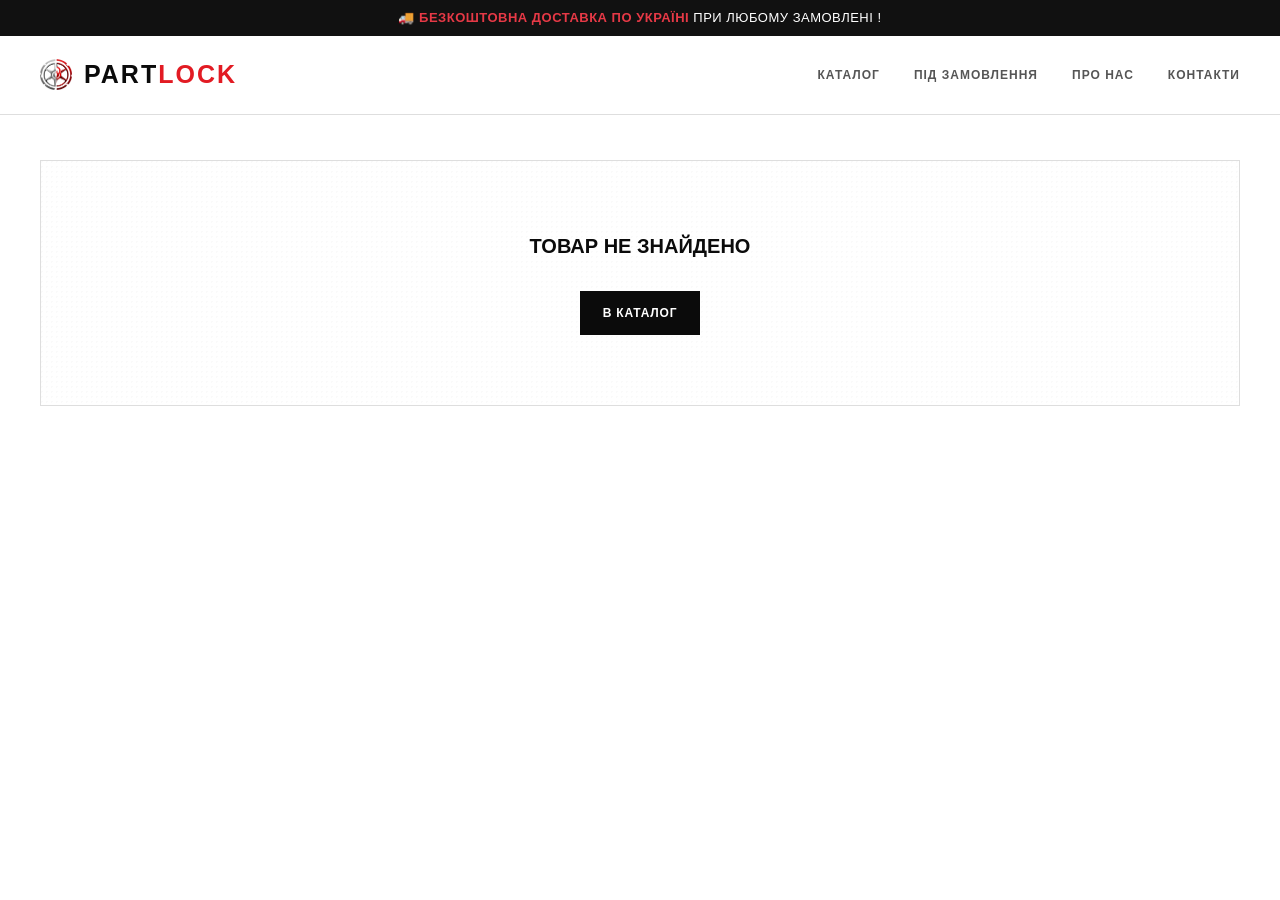
<file: product.html>
<!DOCTYPE html>
<html lang="uk">
<head>
    <meta charset="UTF-8">
    <meta name="viewport" content="width=device-width, initial-scale=1.0">
    <link rel="icon" type="image/png" href="favicon.png">
    <title>Товар | PARTLOCK</title>
    <link rel="stylesheet" href="css/style.css">
</head>
<body>
    <header class="header">
        <div class="top-announcement-bar">
  <span>🚚 <strong>БЕЗКОШТОВНА ДОСТАВКА ПО УКРАЇНІ</strong> при любому замовлені !</span>
</div>
        <div class="container nav-bar">
            <a href="index.html" class="logo">
    <img src="favicon.png" alt="Partlock Logo">PART<span>LOCK</span>
</a>
            <nav class="desktop-nav">
                <a href="catalog.html">Каталог</a>
                <a href="custom-order.html">Під замовлення</a>
                <a href="about.html">Про нас</a>
                <a href="contacts.html">Контакти</a>
            </nav>
        </div>
    </header>

    <main class="container product-page" id="productContainer">
        <div class="breadcrumbs">
            <a href="catalog.html">Каталог</a> / <span id="bcCategory">...</span> / <span id="bcName">...</span>
        </div>

        <div class="product-details-layout">
            <div class="product-image-box">
                <img id="pdImg" src="" alt="Фото товару">
            </div>
            <div class="product-info-box">
                <h1 id="pdName">Завантаження...</h1>
                <p class="pd-oem">OEM: <span id="pdOem">...</span></p>
                
                <div class="pd-specs mt-20">
                    <p><strong>Бренд:</strong> <span id="pdBrand">...</span></p>
                    <p><strong>Категорія:</strong> <span id="pdCategory">...</span></p>
                    <p><strong>Сумісність:</strong> <span id="pdCompatibility">...</span></p>
                    <p><strong>Мінімальне замовлення:</strong> від <span id="pdMinQty">...</span> шт.</p>
                </div>

                <div class="pd-prices mt-20">
                    <h3>Оптові ціни:</h3>
                    <ul id="pdPricesList"></ul>
                </div>

                <div class="mt-20">
                    <button class="btn btn-primary w-100" id="pdAskPriceBtn">Запитати оптову ціну</button>
                </div>
            </div>
        </div>
    </main>

    <div class="modal-overlay" id="orderModal">
        <div class="modal-content">
            <div class="modal-header">
                <h2>Запит оптової ціни</h2>
                <button class="close-modal" id="closeModal">&times;</button>
            </div>
            <div class="modal-body">
                <p><strong>Товар:</strong> <span id="modalProductName"></span></p>
                <p><strong>OEM:</strong> <span id="modalProductOem"></span></p>
                <div class="form-group mt-20">
                    <label for="modalQuantity">Необхідна кількість (шт):</label>
                    <input type="number" id="modalQuantity" min="1">
                </div>
                <div class="modal-buttons mt-20">
                    <button class="btn btn-primary w-100" id="btnTg">Написати в Telegram</button>
                    <button class="btn btn-viber w-100" id="btnViber">Написати у Viber</button>
                </div>
            </div>
        </div>
    </div>
    <script src="js/app.js"></script>
</body>
</html>
</file>
<file: css/style.css>
/* =========================================================
   PARTLOCK — B2B AUTOMOTIVE DESIGN SYSTEM
   Version 2.0
   HTML / JS compatible with existing project
   ========================================================= */

:root {
    --black: #0b0b0b;
    --graphite: #171717;
    --graphite-2: #242424;
    --gray-dark: #555;
    --gray: #888;
    --gray-light: #f4f4f4;
    --gray-soft: #fafafa;
    --border: #dedede;
    --border-dark: #bdbdbd;
    --white: #ffffff;

    --red: #e21b23;
    --red-dark: #c9141b;

    --viber: #7360f2;

    --font-main:
        Inter,
        -apple-system,
        BlinkMacSystemFont,
        "Segoe UI",
        Roboto,
        Arial,
        sans-serif;

    --font-tech:
        "Courier New",
        Courier,
        monospace;
}

/* =========================================================
   RESET
   ========================================================= */

* {
    margin: 0;
    padding: 0;
    box-sizing: border-box;
}

html {
    scroll-behavior: smooth;
}

body {
    min-height: 100vh;
    background: var(--white);
    color: var(--black);
    font-family: var(--font-main);
    line-height: 1.5;
    -webkit-font-smoothing: antialiased;
}

button,
input,
select {
    font: inherit;
}

button {
    cursor: pointer;
}

a {
    color: inherit;
}

img {
    max-width: 100%;
}

/* =========================================================
   GLOBAL
   ========================================================= */

main {
    flex: 1;
}

.container {
    width: 100%;
    max-width: 1440px;
    margin: 0 auto;
    padding-left: 40px;
    padding-right: 40px;
}

.w-100 {
    width: 100%;
}

.mt-20 {
    margin-top: 20px;
}

.text-center {
    text-align: center;
}

.text-muted {
    color: var(--gray-dark);
}

/* =========================================================
   HEADER
   ========================================================= */

.header {
    position: sticky;
    top: 0;
    z-index: 500;

    width: 100%;

    background: rgba(255, 255, 255, 0.96);
    border-bottom: 1px solid var(--border);

    backdrop-filter: blur(10px);
}

.nav-bar {
    height: 78px;

    display: flex;
    align-items: center;
    justify-content: space-between;
}

/* PARTLOCK LOGO */

.logo {
    position: relative;
    display: inline-flex;
    align-items: center;
    color: var(--black);
    text-decoration: none;
    font-size: 25px;
    font-weight: 800;
    letter-spacing: 2px;
}

.logo img {
    width: 32px;
    height: 32px;
    margin-right: 12px;
    object-fit: contain;
}

.logo span {
    color: var(--red);
}

/* NAVIGATION */

.desktop-nav {
    display: flex;
    align-items: center;
    gap: 34px;
}

.desktop-nav a {
    position: relative;

    color: var(--gray-dark);
    text-decoration: none;

    font-size: 12px;
    font-weight: 700;
    letter-spacing: 1px;
    text-transform: uppercase;

    transition: color 0.2s ease;
}

.desktop-nav a::after {
    content: "";

    position: absolute;

    left: 0;
    bottom: -9px;

    width: 0;
    height: 2px;

    background: var(--red);

    transition: width 0.2s ease;
}

.desktop-nav a:hover,
.desktop-nav a.active {
    color: var(--black);
}

.desktop-nav a:hover::after,
.desktop-nav a.active::after {
    width: 100%;
}

/* =========================================================
   BUTTONS
   ========================================================= */

.btn {
    display: inline-flex;
    align-items: center;
    justify-content: center;

    min-height: 44px;

    padding: 12px 22px;

    border: 1px solid var(--black);
    border-radius: 0;

    background: var(--black);
    color: var(--white);

    font-size: 12px;
    font-weight: 700;
    letter-spacing: 0.8px;
    text-transform: uppercase;

    text-decoration: none;

    transition:
        background 0.2s ease,
        border-color 0.2s ease,
        color 0.2s ease,
        transform 0.2s ease;
}

.btn:hover {
    background: var(--red);
    border-color: var(--red);
    color: var(--white);
}

.btn:active {
    transform: translateY(1px);
}

.btn-primary {
    background: var(--black);
    border-color: var(--black);
    color: var(--white);
}

.btn-primary:hover {
    background: var(--red);
    border-color: var(--red);
}

.btn-secondary {
    background: var(--gray-light);
    border-color: var(--border);
    color: var(--black);
}

.btn-secondary:hover {
    background: var(--black);
    border-color: var(--black);
    color: var(--white);
}

.btn-outline {
    background: transparent;
    border-color: var(--black);
    color: var(--black);
}

.btn-outline:hover {
    background: var(--black);
    border-color: var(--black);
    color: var(--white);
}

.btn-viber {
    background: var(--viber);
    border-color: var(--viber);
    color: var(--white);
}

.btn-viber:hover {
    background: #5d4bd4;
    border-color: #5d4bd4;
}

.btn-ask-price {
    margin-top: 4px;
}

/* =========================================================
   HOME / HERO
   ========================================================= */

.hero {
    padding: 110px 40px 100px;

    background:
        linear-gradient(
            90deg,
            rgba(0, 0, 0, 0.025) 1px,
            transparent 1px
        ),
        linear-gradient(
            rgba(0, 0, 0, 0.025) 1px,
            transparent 1px
        ),
        var(--white);

    background-size: 40px 40px;

    border-bottom: 1px solid var(--border);
}

.hero h1 {
    max-width: 900px;

    margin-bottom: 24px;

    color: var(--black);

    font-size: clamp(40px, 6vw, 76px);
    font-weight: 800;
    line-height: 1.02;
    letter-spacing: -2px;
    text-transform: uppercase;
}

.hero h1::before {
    content: "PARTLOCK / B2B AUTOMOTIVE";

    display: block;

    margin-bottom: 20px;

    color: var(--red);

    font-family: var(--font-tech);
    font-size: 11px;
    font-weight: 400;
    letter-spacing: 2px;
}

.hero p {
    max-width: 650px;

    margin-bottom: 38px;

    color: var(--gray-dark);

    font-size: 18px;
    line-height: 1.7;
}

.hero-buttons {
    display: flex;
    gap: 12px;
    flex-wrap: wrap;
}

/* =========================================================
   FEATURES
   ========================================================= */

.features {
    display: grid;
    grid-template-columns: repeat(3, 1fr);

    max-width: 1440px;

    margin: 0 auto;

    padding: 0 40px;
}

.feature-card {
    min-height: 240px;

    padding: 40px;

    background: var(--white);

    border-right: 1px solid var(--border);
    border-bottom: 1px solid var(--border);

    border-radius: 0;

    transition: background 0.2s ease;
}

.feature-card:first-child {
    border-left: 1px solid var(--border);
}

.feature-card:hover {
    background: var(--gray-soft);
}

.feature-number {
    margin-bottom: 22px;

    color: var(--red);

    font-family: var(--font-tech);
    font-size: 12px;
    font-weight: 400;
    letter-spacing: 1px;
}

.feature-card h3 {
    margin-bottom: 12px;

    font-size: 18px;
    font-weight: 700;
    text-transform: uppercase;
}

.feature-card p {
    color: var(--gray-dark);

    font-size: 14px;
    line-height: 1.7;
}

/* =========================================================
   CATALOG PAGE
   ========================================================= */

.catalog-page {
    padding-top: 55px;
    padding-bottom: 80px;
}

.catalog-header {
    position: relative;

    margin-bottom: 45px;

    padding-bottom: 30px;

    border-bottom: 1px solid var(--border);
}

.catalog-header::before {
    content: "CATALOG / SYSTEM";

    display: block;

    margin-bottom: 12px;

    color: var(--red);

    font-family: var(--font-tech);
    font-size: 10px;
    letter-spacing: 2px;
}

.catalog-header h1 {
    margin-bottom: 8px;

    font-size: 38px;
    font-weight: 800;
    line-height: 1.1;
    letter-spacing: -0.8px;
    text-transform: uppercase;
}

.catalog-header p {
    margin-bottom: 28px;

    color: var(--gray-dark);

    font-size: 15px;
}

/* SEARCH */

.search-wrapper {
    position: relative;
}

.search-wrapper::before {
    content: "SEARCH";

    position: absolute;

    top: -7px;
    left: 14px;

    padding: 0 5px;

    background: var(--white);

    color: var(--red);

    font-family: var(--font-tech);
    font-size: 9px;
    letter-spacing: 1px;

    z-index: 1;
}

.search-wrapper input {
    width: 100%;

    height: 52px;

    padding: 0 16px;

    background: var(--gray-soft);

    border: 1px solid var(--border);
    border-radius: 0;

    color: var(--black);

    font-size: 14px;

    outline: none;

    transition: border 0.2s ease;
}

.search-wrapper input:focus {
    background: var(--white);

    border-color: var(--black);

    box-shadow: inset 3px 0 0 var(--red);
}

.search-wrapper input::placeholder {
    color: #999;
}

/* MOBILE FILTER BUTTON */

.mobile-filter-btn {
    display: none;
}

/* =========================================================
   CATALOG LAYOUT
   ========================================================= */

.catalog-layout {
    display: grid;

    grid-template-columns: 250px minmax(0, 1fr);

    gap: 45px;
}

/* =========================================================
   SIDEBAR
   ========================================================= */

.sidebar {
    width: 100%;
}

.filter-group {
    margin-bottom: 30px;
}

.filter-group h3 {
    margin-bottom: 14px;

    padding-bottom: 11px;

    border-bottom: 1px solid var(--border);

    color: var(--black);

    font-size: 11px;
    font-weight: 800;
    letter-spacing: 1px;
    text-transform: uppercase;
}

.filter-options label {
    display: flex;
    align-items: center;

    min-height: 30px;

    margin-bottom: 5px;

    color: var(--gray-dark);

    font-size: 13px;

    cursor: pointer;

    transition: color 0.15s ease;
}

.filter-options label:hover {
    color: var(--black);
}

.filter-options input {
    width: 15px;
    height: 15px;

    margin-right: 10px;

    accent-color: var(--red);

    cursor: pointer;
}

.sidebar .btn-secondary {
    margin-top: 5px;
}

/* =========================================================
   CATALOG CONTROLS
   ========================================================= */

.catalog-controls {
    display: flex;
    align-items: center;
    justify-content: space-between;

    min-height: 45px;

    margin-bottom: 22px;

    padding-bottom: 15px;

    border-bottom: 1px solid var(--border);
}

#resultCount {
    color: var(--gray-dark);

    font-family: var(--font-tech);
    font-size: 11px;
    text-transform: uppercase;
    letter-spacing: 0.5px;
}

.sort-wrapper {
    display: flex;
    align-items: center;
    gap: 10px;
}

.sort-wrapper label {
    color: var(--gray-dark);

    font-family: var(--font-tech);
    font-size: 10px;
    text-transform: uppercase;
}

.sort-wrapper select {
    min-width: 190px;
    height: 38px;

    padding: 0 12px;

    background: var(--white);

    border: 1px solid var(--border);
    border-radius: 0;

    color: var(--black);

    font-size: 12px;

    outline: none;

    cursor: pointer;
}

.sort-wrapper select:focus {
    border-color: var(--black);
}

/* =========================================================
   PRODUCT GRID
   ========================================================= */

.product-grid {
    display: grid;

    grid-template-columns:
        repeat(auto-fill, minmax(245px, 1fr));

    gap: 20px;

    align-items: stretch;
}

/* =========================================================
   PRODUCT CARD
   ========================================================= */

.product-card {
    position: relative;

    display: flex;
    flex-direction: column;

    min-width: 0;

    padding: 18px;

    background: var(--white);

    border: 1px solid var(--border);
    border-radius: 0;

    color: inherit;

    transition:
        border-color 0.2s ease,
        box-shadow 0.2s ease,
        transform 0.2s ease;

    overflow: hidden;
}

.product-card::before {
    content: "";

    position: absolute;

    top: 0;
    left: 0;

    width: 3px;
    height: 0;

    background: var(--red);

    transition: height 0.25s ease;
}

.product-card:hover {
    border-color: var(--graphite);

    box-shadow: 7px 7px 0 rgba(0, 0, 0, 0.035);

    transform: translateY(-2px);
}

.product-card:hover::before {
    height: 100%;
}

/* PRODUCT IMAGE */

.product-img {
    width: 100%;
    height: 190px;

    margin-bottom: 18px;

    object-fit: contain;

    background: var(--gray-soft);

    border-radius: 0;

    mix-blend-mode: multiply;
}

/* PRODUCT NAME */

.product-name {
    margin-bottom: 8px;

    color: var(--black);

    font-size: 15px;
    font-weight: 700;
    line-height: 1.35;
}

/* OEM */

.product-oem {
    display: inline-flex;
    align-self: flex-start;

    margin-bottom: 15px;
    padding: 4px 7px;

    background: var(--gray-light);

    border: 1px solid var(--border);

    color: var(--gray-dark);

    font-family: var(--font-tech);
    font-size: 10px;
    letter-spacing: 0.5px;

    text-transform: uppercase;
}

/* DETAILS */

.product-details {
    flex-grow: 1;

    margin-bottom: 18px;
    padding-top: 13px;

    border-top: 1px dashed var(--border);

    color: var(--gray-dark);

    font-size: 12px;
    line-height: 1.7;
}

.product-details p {
    display: flex;
    justify-content: space-between;
}

.product-details p::first-line {
    color: var(--black);
}

/* PRICE */

.product-price {
    margin-bottom: 15px;

    color: var(--black);

    font-size: 18px;
    font-weight: 800;
}

.product-card .btn {
    width: 100%;
}

/* =========================================================
   PRODUCT DETAILS PAGE
   ========================================================= */

.product-page {
    padding-top: 45px;
    padding-bottom: 70px;
}

.breadcrumbs {
    margin-bottom: 30px;

    color: var(--gray);

    font-family: var(--font-tech);
    font-size: 10px;
    text-transform: uppercase;
}

.breadcrumbs a {
    color: var(--black);
    text-decoration: none;
}

.breadcrumbs a:hover {
    color: var(--red);
}

.product-details-layout {
    display: grid;

    grid-template-columns: 1fr 1fr;

    gap: 60px;
}

.product-image-box img {
    width: 100%;
    height: 500px;

    object-fit: contain;

    background: var(--gray-soft);

    border: 1px solid var(--border);
    border-radius: 0;
}

.pd-oem {
    margin-top: 8px;

    color: var(--gray-dark);

    font-family: var(--font-tech);
    font-size: 12px;
}

.pd-specs {
    margin-top: 25px;

    border-top: 1px solid var(--border);
}

.pd-specs p {
    display: flex;
    justify-content: space-between;

    padding: 11px 0;

    border-bottom: 1px solid var(--border);

    font-size: 13px;
}

.pd-prices {
    margin-top: 30px;
}

.pd-prices ul {
    list-style: none;
    margin-top: 12px;
}

.pd-prices li {
    display: flex;
    justify-content: space-between;

    padding: 13px 15px;

    margin-bottom: 4px;

    background: var(--gray-light);

    border-left: 2px solid transparent;

    font-size: 13px;
}

.pd-prices li:hover {
    border-left-color: var(--red);
}

.pd-prices li strong {
    font-weight: 800;
}

/* =========================================================
   EMPTY STATE
   ========================================================= */

.empty-state {
    grid-column: 1 / -1;

    padding: 70px 30px;

    background:
        linear-gradient(
            135deg,
            var(--gray-soft) 25%,
            transparent 25%
        );

    background-size: 5px 5px;

    border: 1px solid var(--border);

    text-align: center;
}

.empty-state h3 {
    margin-bottom: 10px;

    font-size: 20px;
    text-transform: uppercase;
}

.empty-state p {
    margin-bottom: 20px;

    color: var(--gray-dark);

    font-size: 14px;
}

/* =========================================================
   MODAL
   ========================================================= */

.modal-overlay {
    position: fixed;

    inset: 0;

    display: none;

    align-items: center;
    justify-content: center;

    padding: 20px;

    background: rgba(0, 0, 0, 0.82);

    z-index: 2000;

    backdrop-filter: blur(5px);
}

.modal-overlay.active {
    display: flex;
}

.modal-content {
    position: relative;

    width: 100%;
    max-width: 480px;

    padding: 32px;

    background: var(--white);

    border: 1px solid var(--graphite);

    border-top: 3px solid var(--red);

    border-radius: 0;

    box-shadow: 15px 15px 0 rgba(255, 255, 255, 0.05);
}

.modal-header {
    display: flex;
    align-items: flex-start;
    justify-content: space-between;

    margin-bottom: 25px;

    padding-bottom: 17px;

    border-bottom: 1px solid var(--border);
}

.modal-header h2 {
    padding-right: 30px;

    font-size: 20px;
    line-height: 1.25;
    text-transform: uppercase;
}

.modal-header::before {
    content: "ORDER REQUEST";

    position: absolute;

    top: 13px;
    left: 32px;

    color: var(--red);

    font-family: var(--font-tech);
    font-size: 9px;
    letter-spacing: 1px;
}

.modal-header h2 {
    margin-top: 15px;
}

.close-modal {
    display: flex;
    align-items: center;
    justify-content: center;

    width: 30px;
    height: 30px;

    padding: 0;

    background: transparent;

    border: none;

    color: var(--gray-dark);

    font-size: 27px;
    line-height: 1;

    cursor: pointer;

    transition: color 0.2s ease;
}

.close-modal:hover {
    color: var(--red);
    background: transparent;
}

.modal-body p {
    margin-bottom: 10px;

    color: var(--gray-dark);

    font-size: 13px;
}

.modal-body p strong {
    color: var(--black);
}

.form-group {
    margin-top: 22px;
}

.form-group label {
    display: block;

    margin-bottom: 7px;

    color: var(--gray-dark);

    font-family: var(--font-tech);
    font-size: 10px;
    text-transform: uppercase;
}

.form-group input {
    width: 100%;
    height: 46px;

    padding: 0 13px;

    background: var(--gray-soft);

    border: 1px solid var(--border);
    border-radius: 0;

    font-size: 14px;

    outline: none;
}

.form-group input:focus {
    background: var(--white);

    border-color: var(--black);

    box-shadow: inset 3px 0 0 var(--red);
}

.modal-buttons {
    display: flex;
    flex-direction: column;

    gap: 8px;

    margin-top: 22px;
}

.modal-buttons .btn {
    min-height: 48px;
}

/* =========================================================
   SIDEBAR MOBILE
   ========================================================= */

.sidebar-overlay {
    display: none;

    position: fixed;

    inset: 0;

    background: rgba(0, 0, 0, 0.55);

    z-index: 1000;
}

.mobile-only {
    display: none;
}

/* =========================================================
   FOOTER
   ========================================================= */

.footer {
    margin-top: 50px;

    padding: 45px 20px;

    background: var(--black);

    color: var(--white);

    border-top: 3px solid var(--red);
}

.footer-content {
    display: flex;
    justify-content: space-between;

    gap: 30px;

    margin-bottom: 30px;
}

.footer-links {
    display: flex;
    gap: 25px;
    flex-wrap: wrap;
}

.footer-links a {
    color: #aaa;

    text-decoration: none;

    font-size: 13px;
}

.footer-links a:hover {
    color: var(--white);
}

.footer-bottom {
    padding-top: 20px;

    border-top: 1px solid #292929;

    color: #777;

    font-family: var(--font-tech);
    font-size: 10px;

    text-align: center;
}

/* =========================================================
   MOBILE
   ========================================================= */

@media (max-width: 992px) {

    .container {
        padding-left: 25px;
        padding-right: 25px;
    }

    .catalog-layout {
        grid-template-columns: 1fr;
    }

    .product-details-layout {
        grid-template-columns: 1fr;
        gap: 35px;
    }

    .product-image-box img {
        height: 400px;
    }

    .features {
        grid-template-columns: 1fr;
    }

    .feature-card {
        border-left: 1px solid var(--border);
        border-right: 1px solid var(--border);
    }
}

/* =========================================================
   MOBILE 768
   ========================================================= */

@media (max-width: 768px) {

    .container {
        padding-left: 18px;
        padding-right: 18px;
    }

    /* HEADER */

    .nav-bar {
        height: 68px;
    }

    .logo {
        font-size: 21px;
    }

    .desktop-nav {
        display: none;
    }

    /* HERO */

    .hero {
        padding: 70px 20px;
    }

    .hero h1 {
        font-size: 38px;
        letter-spacing: -1px;
    }

    .hero p {
        font-size: 15px;
    }

    .hero-buttons {
        flex-direction: column;
    }

    .hero-buttons .btn {
        width: 100%;
    }

    /* CATALOG */

    .catalog-page {
        padding-top: 35px;
    }

    .catalog-header h1 {
        font-size: 29px;
    }

    .mobile-filter-btn {
        display: flex;
    }

    .catalog-layout {
        display: block;
    }

    /* SIDEBAR */

    .sidebar {
        position: fixed;

        top: 0;
        left: -320px;

        width: 300px;
        height: 100vh;

        padding: 22px;

        background: var(--white);

        z-index: 1001;

        overflow-y: auto;

        border-right: 1px solid var(--border);

        transition: transform 0.25s ease;
    }

    .sidebar.open {
        transform: translateX(320px);
    }

    .sidebar-overlay.active {
        display: block;
    }

    .mobile-only {
        display: flex;

        align-items: center;
        justify-content: space-between;

        margin-bottom: 25px;
        padding-bottom: 15px;

        border-bottom: 1px solid var(--border);
    }

    .mobile-only h3 {
        font-size: 14px;
        text-transform: uppercase;
    }

    .close-sidebar {
        background: transparent;
        border: none;

        color: var(--black);

        font-size: 28px;
        line-height: 1;
    }

    /* CONTROLS */

    .catalog-controls {
        align-items: flex-start;
        flex-direction: column;

        gap: 12px;
    }

    .sort-wrapper {
        width: 100%;
    }

    .sort-wrapper select {
        flex: 1;
        width: 100%;
    }

    /* PRODUCTS */

    .product-grid {
        grid-template-columns: repeat(2, minmax(0, 1fr));
        gap: 12px;
    }

    .product-card {
        padding: 13px;
    }

    .product-img {
        height: 140px;
    }

    .product-name {
        font-size: 13px;
    }

    .product-details {
        font-size: 11px;
    }

    .product-details p {
        display: block;
        margin-bottom: 3px;
    }

    .product-price {
        font-size: 15px;
    }

    .product-card .btn {
        min-height: 42px;

        padding: 9px;

        font-size: 10px;
    }

    /* MODAL */

    .modal-content {
        padding: 25px 20px;
    }

    /* FOOTER */

    .footer-content {
        flex-direction: column;
        text-align: center;
        align-items: center;
    }

    .footer-links {
        justify-content: center;
    }
   
}

/* =========================================================
   VERY SMALL PHONES
   ========================================================= */

@media (max-width: 420px) {

    .product-grid {
        grid-template-columns: 1fr;
    }

    .product-img {
        height: 190px;
    }

    .hero h1 {
        font-size: 32px;
    }
}
.top-announcement-bar {
  background-color: #111111;
  color: #ffffff;
  text-align: center;
  padding: 8px 15px;
  font-size: 13px;
  text-transform: uppercase;
  letter-spacing: 0.5px;
  width: 100%;
}

.top-announcement-bar strong {
  color: #e63946;
}
</file>
